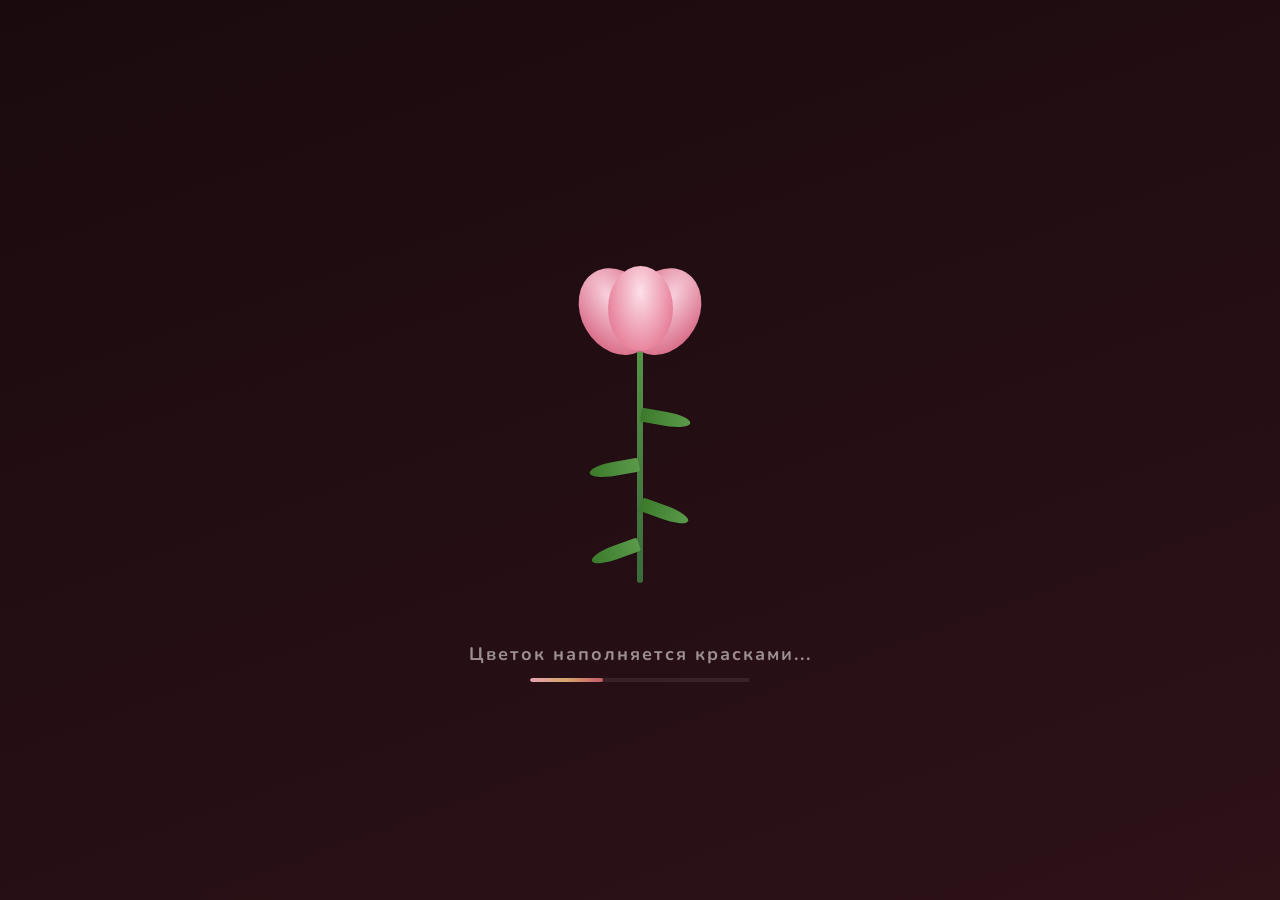
<file: index.html>
<!DOCTYPE html>
<html lang="ru">
<head>
<meta charset="UTF-8">
<meta name="viewport" content="width=device-width,initial-scale=1.0,user-scalable=no,viewport-fit=cover">
<meta name="apple-mobile-web-app-capable" content="yes">
<meta name="apple-mobile-web-app-status-bar-style" content="black-translucent">
<meta name="apple-mobile-web-app-title" content="С днём рождения!">
<meta name="mobile-web-app-capable" content="yes">
<meta name="theme-color" content="#1a0a0e">
<meta name="format-detection" content="telephone=no">
<meta name="handheldfriendly" content="true">
<title>С днём рождения, Катя! 🎁</title>
<link href="https://fonts.googleapis.com/css2?family=Playfair+Display:wght@400;700;900&family=Nunito:wght@400;600;700;800;900&display=swap" rel="stylesheet">
<link rel="stylesheet" href="base.css">
<link rel="stylesheet" href="effects.css">
<link rel="icon" type="image/svg+xml" href="favicon.svg">
</head>
<body class="dark">

<!-- ===== BUTTERFLIES ===== -->
<div class="bfly" id="bfly0"><div class="bfly-inner"><div class="bfly-w bfw-l"><div class="bfw-u"><div class="wv-m"></div><div class="wv-l"></div><div class="wv-r"></div><div class="we-l"></div><div class="we-r"></div></div><div class="we-c"></div><div class="bfw-d"></div></div><div class="bfly-w bfw-r"><div class="bfw-u"><div class="wv-m"></div><div class="wv-l"></div><div class="wv-r"></div><div class="we-l"></div><div class="we-r"></div></div><div class="we-c"></div><div class="bfw-d"></div></div><div class="bfly-b"></div><div class="bfly-a"><span></span></div></div></div>
<div class="bfly" id="bfly1"><div class="bfly-inner"><div class="bfly-w bfw-l"><div class="bfw-u"><div class="wv-m"></div><div class="wv-l"></div><div class="wv-r"></div><div class="we-l"></div><div class="we-r"></div></div><div class="we-c"></div><div class="bfw-d"></div></div><div class="bfly-w bfw-r"><div class="bfw-u"><div class="wv-m"></div><div class="wv-l"></div><div class="wv-r"></div><div class="we-l"></div><div class="we-r"></div></div><div class="we-c"></div><div class="bfw-d"></div></div><div class="bfly-b"></div><div class="bfly-a"><span></span></div></div></div>
<div class="bfly" id="bfly2"><div class="bfly-inner"><div class="bfly-w bfw-l"><div class="bfw-u"><div class="wv-m"></div><div class="wv-l"></div><div class="wv-r"></div><div class="we-l"></div><div class="we-r"></div></div><div class="we-c"></div><div class="bfw-d"></div></div><div class="bfly-w bfw-r"><div class="bfw-u"><div class="wv-m"></div><div class="wv-l"></div><div class="wv-r"></div><div class="we-l"></div><div class="we-r"></div></div><div class="we-c"></div><div class="bfw-d"></div></div><div class="bfly-b"></div><div class="bfly-a"><span></span></div></div></div>
<div class="bfly" id="bfly3"><div class="bfly-inner"><div class="bfly-w bfw-l"><div class="bfw-u"><div class="wv-m"></div><div class="wv-l"></div><div class="wv-r"></div><div class="we-l"></div><div class="we-r"></div></div><div class="we-c"></div><div class="bfw-d"></div></div><div class="bfly-w bfw-r"><div class="bfw-u"><div class="wv-m"></div><div class="wv-l"></div><div class="wv-r"></div><div class="we-l"></div><div class="we-r"></div></div><div class="we-c"></div><div class="bfw-d"></div></div><div class="bfly-b"></div><div class="bfly-a"><span></span></div></div></div></div>

<!-- ===== FALLING STARS CONTAINER ===== -->
<div class="stars-container" id="starsContainer"></div>

<!-- ===== LOADING ===== -->
<div id="loading">
<div class="bud-wrap" id="budWrap">
  <div class="bud-stem"></div>
  <div class="bud-stem-l"></div>
  <div class="bud-stem-l"></div>
  <div class="bud-stem-l"></div>
  <div class="bud-stem-l"></div>
  <div class="bud-sep"></div><div class="bud-sep"></div><div class="bud-sep"></div><div class="bud-sep"></div>
  <div class="bud-p bp0" id="bp0"></div>
  <div class="bud-p bp1" id="bp1"></div>
  <div class="bud-p bp2" id="bp2"></div>
  <div class="bud-p bp3" id="bp3"></div>
  <div class="bud-p bp4" id="bp4"></div>
  <div class="bud-p bp5" id="bp5"></div>
  <div class="bud-p bp6" id="bp6"></div>
  <div class="bud-p bp7" id="bp7"></div>
  <div class="bud-p bp8" id="bp8"></div>
  <div class="sparkle-container" id="sparkles"></div>
</div>
<div class="load-t" id="lt">Бутон раскрывается...</div>
<div class="load-b"><div class="f" id="lf"></div></div>
</div>

<div class="page-transition" id="pageTransition"></div>
<script src="confetti.js"></script>
<script src="effects.js"></script>
</body>
</html>
</file>
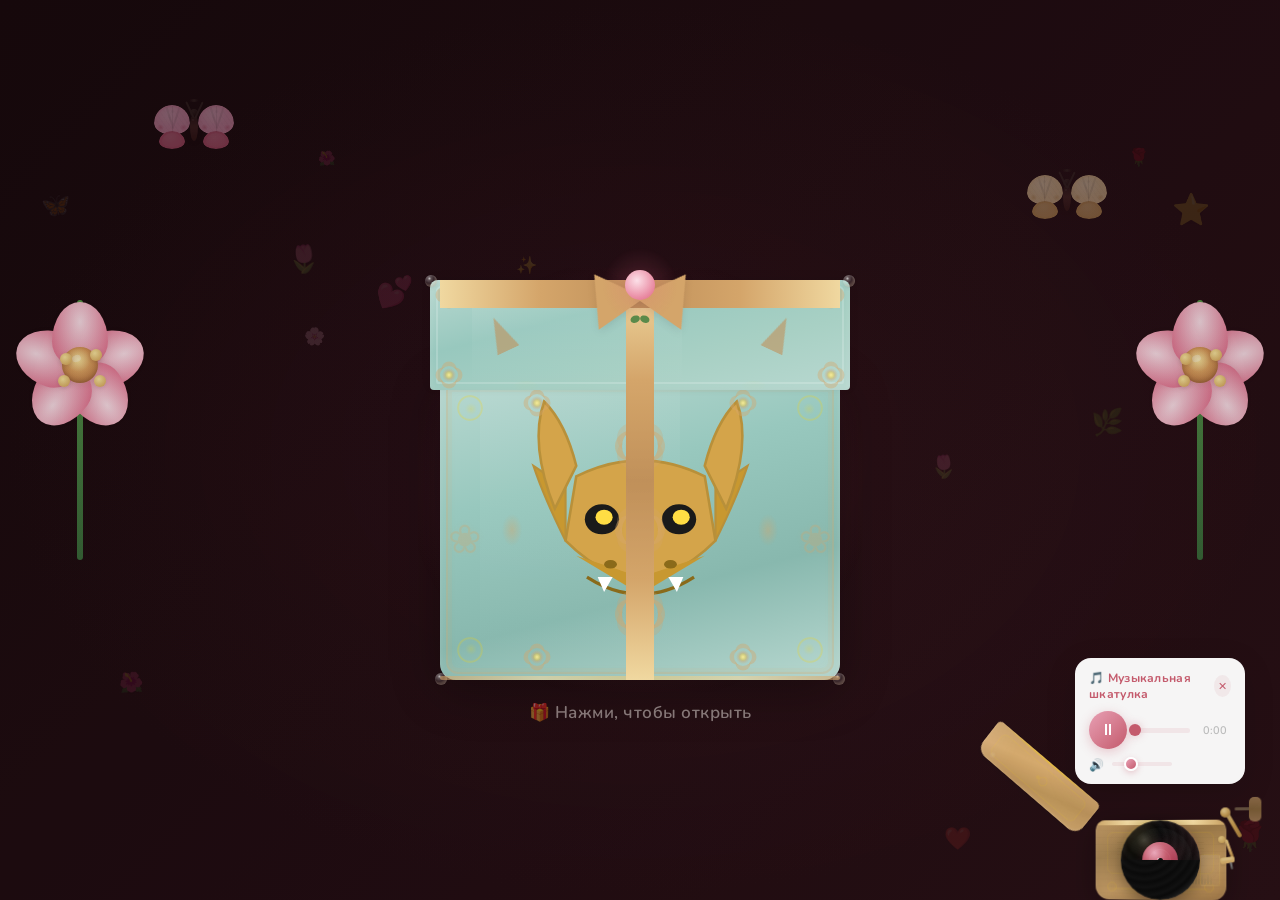
<file: gift.html>
<!DOCTYPE html>
<html lang="ru">
<head>
<meta charset="UTF-8">
<meta name="viewport" content="width=device-width,initial-scale=1.0,user-scalable=no,viewport-fit=cover">
<meta name="apple-mobile-web-app-capable" content="yes">
<meta name="apple-mobile-web-app-status-bar-style" content="black-translucent">
<meta name="apple-mobile-web-app-title" content="С днём рождения!">
<meta name="mobile-web-app-capable" content="yes">
<meta name="theme-color" content="#1a0a0e">
<meta name="format-detection" content="telephone=no">
<meta name="handheldfriendly" content="true">
<title>🎁 Твой подарок!</title>
<link href="https://fonts.googleapis.com/css2?family=Playfair+Display:wght@400;700;900&family=Nunito:wght@400;600;700;800;900&display=swap" rel="stylesheet">
<link rel="stylesheet" href="base.css">
<link rel="stylesheet" href="effects.css">
<link rel="stylesheet" href="widgets.css">
<link rel="icon" type="image/svg+xml" href="favicon.svg">
</head>
<body class="dark">

<!-- ===== BUTTERFLIES ===== -->
<div class="bfly" id="bfly0"><div class="bfly-inner"><div class="bfly-w bfw-l"><div class="bfw-u"><div class="wv-m"></div><div class="wv-l"></div><div class="wv-r"></div><div class="we-l"></div><div class="we-r"></div></div><div class="we-c"></div><div class="bfw-d"></div></div><div class="bfly-w bfw-r"><div class="bfw-u"><div class="wv-m"></div><div class="wv-l"></div><div class="wv-r"></div><div class="we-l"></div><div class="we-r"></div></div><div class="we-c"></div><div class="bfw-d"></div></div><div class="bfly-b"></div><div class="bfly-a"><span></span></div></div></div>
<div class="bfly" id="bfly1"><div class="bfly-inner"><div class="bfly-w bfw-l"><div class="bfw-u"><div class="wv-m"></div><div class="wv-l"></div><div class="wv-r"></div><div class="we-l"></div><div class="we-r"></div></div><div class="we-c"></div><div class="bfw-d"></div></div><div class="bfly-w bfw-r"><div class="bfw-u"><div class="wv-m"></div><div class="wv-l"></div><div class="wv-r"></div><div class="we-l"></div><div class="we-r"></div></div><div class="we-c"></div><div class="bfw-d"></div></div><div class="bfly-b"></div><div class="bfly-a"><span></span></div></div></div>
<div class="bfly" id="bfly2"><div class="bfly-inner"><div class="bfly-w bfw-l"><div class="bfw-u"><div class="wv-m"></div><div class="wv-l"></div><div class="wv-r"></div><div class="we-l"></div><div class="we-r"></div></div><div class="we-c"></div><div class="bfw-d"></div></div><div class="bfly-w bfw-r"><div class="bfw-u"><div class="wv-m"></div><div class="wv-l"></div><div class="wv-r"></div><div class="we-l"></div><div class="we-r"></div></div><div class="we-c"></div><div class="bfw-d"></div></div><div class="bfly-b"></div><div class="bfly-a"><span></span></div></div></div>
<div class="bfly" id="bfly3"><div class="bfly-inner"><div class="bfly-w bfw-l"><div class="bfw-u"><div class="wv-m"></div><div class="wv-l"></div><div class="wv-r"></div><div class="we-l"></div><div class="we-r"></div></div><div class="we-c"></div><div class="bfw-d"></div></div><div class="bfly-w bfw-r"><div class="bfw-u"><div class="wv-m"></div><div class="wv-l"></div><div class="wv-r"></div><div class="we-l"></div><div class="we-r"></div></div><div class="we-c"></div><div class="bfw-d"></div></div><div class="bfly-b"></div><div class="bfly-a"><span></span></div></div></div></div>

<!-- ===== FALLING STARS CONTAINER ===== -->
<div class="stars-container" id="starsContainer"></div>

<!-- ===== SIDE ROSES ===== -->
<div class="side-rose-wrap left" id="sideRoseL">
  <div class="sr-flower">
    <div class="sr-stem"></div>
    <div class="sr-leaf"></div>
    <div class="sr-p"></div>
    <div class="sr-p"></div>
    <div class="sr-p"></div>
    <div class="sr-p"></div>
    <div class="sr-p"></div>
    <div class="sr-c"></div>
    <div class="sr-gb"></div>
    <div class="sr-gb"></div>
    <div class="sr-gb"></div>
    <div class="sr-gb"></div>
  </div>
</div>
<div class="side-rose-wrap right" id="sideRoseR">
  <div class="sr-flower">
    <div class="sr-stem"></div>
    <div class="sr-leaf"></div>
    <div class="sr-p"></div>
    <div class="sr-p"></div>
    <div class="sr-p"></div>
    <div class="sr-p"></div>
    <div class="sr-p"></div>
    <div class="sr-c"></div>
    <div class="sr-gb"></div>
    <div class="sr-gb"></div>
    <div class="sr-gb"></div>
    <div class="sr-gb"></div>
  </div>
</div>

<!-- ===== GIFT BOX ===== -->
<div id="giftBox">
<div class="gb-wrap">
<div class="gb" id="gb">
  <div class="gb-glow"></div>
  <div class="gb-body">
    <div class="gb-body-inner"></div>
    <div class="gb-body-shine"></div>
    <div class="gb-body-pat"></div>
    <div class="gb-ornament gb-orn-tl"></div>
    <div class="gb-ornament gb-orn-tr"></div>
    <div class="gb-ornament gb-orn-bl"></div>
    <div class="gb-ornament gb-orn-br"></div>
    <div class="gb-swirl gb-swirl-l"></div>
    <div class="gb-swirl gb-swirl-r"></div>
    <div class="gb-bead gb-bead-tl"></div>
    <div class="gb-bead gb-bead-tr"></div>
    <div class="gb-bead gb-bead-bl"></div>
    <div class="gb-bead gb-bead-br"></div>
    <div class="gb-flw gb-flw-tl"></div>
    <div class="gb-flw gb-flw-tr"></div>
    <div class="gb-flw gb-flw-bl"></div>
    <div class="gb-flw gb-flw-br"></div>
    <div class="gb-flw-lg gb-flw-c"></div>
    <div class="gb-flw-lg gb-flw-u"></div>
    <div class="gb-flw-lg gb-flw-d"></div>
  </div>
  <div class="gb-lid" id="gbLid">
    <div class="gb-lid-inner"></div>
    <div class="gb-lid-shine"></div>
    <div class="gb-lid-orn gb-lid-orn-l"></div>
    <div class="gb-lid-orn gb-lid-orn-r"></div>
    <div class="gb-flw gb-flw-ld-tl"></div>
    <div class="gb-flw gb-flw-ld-tr"></div>
    <div class="gb-flw gb-flw-ld-bl"></div>
    <div class="gb-flw gb-flw-ld-br"></div>
    <div class="gb-crystal" id="gbCrystal">
      <div class="gb-crystal-facet"></div>
      <div class="gb-crystal-facet"></div>
      <div class="gb-crystal-facet"></div>
      <div class="gb-crystal-shine"></div>
    </div>
    <div class="gb-bead gb-bead-lid-tl"></div>
    <div class="gb-bead gb-bead-lid-tr"></div>
  </div>
  <div class="gb-trim"></div><div class="gb-trim-b"></div>
  <div class="gb-ribbon-v"></div><div class="gb-ribbon-h"></div><div class="gb-ribbon-v2"></div>
  <div class="gb-bow">
    <div class="gb-bow-l"></div><div class="gb-bow-r"></div><div class="gb-bow-c"></div>
  </div>
  <div class="gb-tail-l"></div><div class="gb-tail-r"></div>
  <div class="gb-rose" id="gbRose"></div>
  <div class="gb-hint">🎁 Нажми, чтобы открыть</div>
</div>
<div class="gb-open-beam" id="gbBeam"></div>
</div>
</div>

<!-- ===== MUSIC BOX ===== -->
<div id="musicBox">
<div class="mb-ctrl" id="mbCtrl">
  <div class="mb-ctrl-header">
    <span class="mb-ctrl-title">🎵 Музыкальная шкатулка</span>
    <button class="mb-ctrl-close" id="mbCtrlClose">✕</button>
  </div>
  <div class="mb-ctrl-row">
    <button class="mb-btn" id="mbPlayBtn">▶</button>
    <div class="mb-progress" id="mbProg"><div class="mb-progress-f" id="mbProgF"></div></div>
    <span class="mb-time" id="mbTime">0:00</span>
  </div>
  <div class="mb-vol-wrap">
    <span class="mb-vol-icon">🔊</span>
    <input type="range" class="mb-vol-slider" id="mbVol" min="0" max="1" step="0.05" value="0.5">
  </div>
</div>
<div class="mb-box" id="mbBox">
  <div class="mb-box-inner">
  <div class="mb-body">
    <div class="mb-body-trim"></div>
    <div class="mb-body-trim-b"></div>
    <div class="mb-body-inlay"></div>
    <div class="mb-body-ornament"></div>
    <div class="mb-body-ornament-r"></div>
    <div class="mb-body-staff">
      <div class="mb-staff-line"></div>
      <div class="mb-staff-line"></div>
      <div class="mb-staff-line"></div>
      <div class="mb-staff-note">♪</div>
      <div class="mb-staff-note">♫</div>
    </div>
    <div class="mb-body-shine"></div>
    <div class="mb-body-glow"></div>
    <div class="mb-cylinder">
      <div class="mb-cyl-inner"></div>
      <div class="mb-cyl-pin"></div><div class="mb-cyl-pin"></div><div class="mb-cyl-pin"></div>
      <div class="mb-cyl-pin"></div><div class="mb-cyl-pin"></div><div class="mb-cyl-pin"></div>
      <div class="mb-cyl-pin"></div><div class="mb-cyl-pin"></div>
    </div>
    <div class="mb-comb">
      <div class="mb-comb-tooth"></div><div class="mb-comb-tooth"></div><div class="mb-comb-tooth"></div>
      <div class="mb-comb-tooth"></div><div class="mb-comb-tooth"></div><div class="mb-comb-tooth"></div>
      <div class="mb-comb-tooth"></div><div class="mb-comb-tooth"></div>
    </div>
  </div>
  <div class="mb-lid" id="mbLid">
    <div class="mb-lid-trim"></div>
    <div class="mb-lid-inlay"></div>
    <div class="mb-lid-ornament"></div>
    <div class="mb-lid-ornament-c"></div>
    <div class="mb-lid-shine"></div>
    <div class="mb-lid-glint"></div>
  </div>
  <div class="mb-key"><div class="mb-key-stem"></div><div class="mb-key-h"></div></div>
  <div class="mb-stage"></div>
  <div class="mb-vinyl" id="mbVinyl">
    <div class="mb-vinyl-disc">
      <div class="mb-vinyl-grooves"></div>
      <div class="mb-vinyl-glow"></div>
      <div class="mb-vinyl-label">
        <div class="mb-vinyl-label-inner"></div>
        <div class="mb-vinyl-label-ring"></div>
        <div class="mb-vinyl-hole"></div>
        <div class="mb-vinyl-text">К</div>
        <div class="mb-vinyl-text-s">♫</div>
      </div>
      <div class="mb-vinyl-shine"></div>
      <div class="mb-vinyl-shine2"></div>
      <div class="mb-vinyl-edge"></div>
    </div>
    <div class="mb-tonearm">
      <div class="mb-tonearm-base"></div>
      <div class="mb-tonearm-arm-lower"></div>
      <div class="mb-tonearm-pivot"></div>
      <div class="mb-tonearm-arm-upper">
        <div class="mb-tonearm-headshell"></div>
        <div class="mb-tonearm-needle"></div>
      </div>
    </div>
  </div>
  <div class="mb-mirror"></div>
  <div class="mb-pedestal"></div>
  <div class="mb-notes" id="mbNotes"></div>
  </div>
</div>
</div>

<div class="page-transition active" id="pageTransition"></div>
<script src="confetti.js"></script>
<script src="effects.js"></script>
<script src="widgets.js"></script>
</body>
</html>
</file>
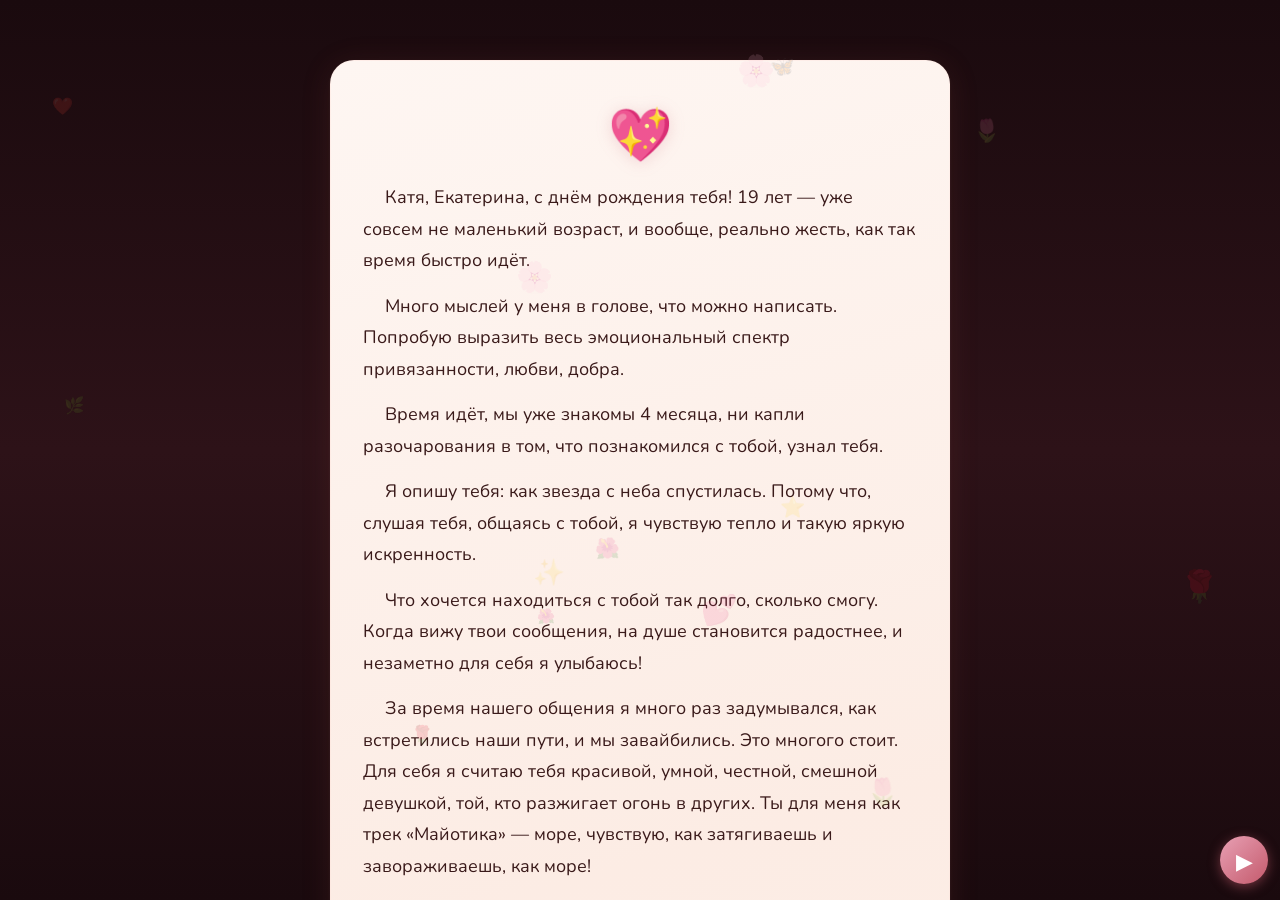
<file: secret.html>
<!DOCTYPE html>
<html lang="ru">
<head>
<meta charset="UTF-8">
<meta name="viewport" content="width=device-width,initial-scale=1.0,user-scalable=no,viewport-fit=cover">
<meta name="apple-mobile-web-app-capable" content="yes">
<meta name="apple-mobile-web-app-status-bar-style" content="black-translucent">
<meta name="apple-mobile-web-app-title" content="С днём рождения!">
<meta name="mobile-web-app-capable" content="yes">
<meta name="theme-color" content="#1a0a0e">
<meta name="format-detection" content="telephone=no">
<meta name="handheldfriendly" content="true">
<title>✨ Секретная страница</title>
<link href="https://fonts.googleapis.com/css2?family=Playfair+Display:wght@400;700;900&family=Nunito:wght@400;600;700;800;900&display=swap" rel="stylesheet">
<link rel="stylesheet" href="base.css">
<link rel="stylesheet" href="effects.css">
<link rel="icon" type="image/svg+xml" href="favicon.svg">
<style>
  body.dark{overflow:hidden!important}
  .scroll-wrap{position:fixed;inset:0;overflow:auto!important;-webkit-overflow-scrolling:touch;display:flex;flex-direction:column;align-items:center;padding:60px 20px 40px;padding-bottom:calc(40px + env(safe-area-inset-bottom,0px));gap:24px;background:linear-gradient(180deg,#1a0a0e,#2d1218,#1a0a0e)}
  .sec-card{max-width:620px;width:100%;background:linear-gradient(165deg,#fef6f2,#fcece4 40%,#fdf2ee);border-radius:24px;padding:36px 32px;box-shadow:0 4px 30px rgba(160,80,60,.15),0 1px 3px rgba(255,255,255,.08);text-align:left;border:1px solid rgba(255,220,210,.25);position:relative;flex-shrink:0}
  .sec-card:before{content:'';position:absolute;inset:-1px;border-radius:25px;background:linear-gradient(135deg,rgba(232,160,180,.15),transparent 40%,rgba(212,165,106,.1),transparent 60%,rgba(232,160,180,.1));pointer-events:none;z-index:-1}
  .sec-card p{font-family:'Nunito',sans-serif;font-size:18px;line-height:1.75;color:#3a1a1a;margin:14px 0;text-indent:1.2em}
  .btn{padding:12px 24px;border:none;border-radius:50px;background:linear-gradient(135deg,#e8a0b4,#c45a6c);color:#fff;font-size:16px;font-weight:700;cursor:pointer;transition:all .3s;box-shadow:0 4px 18px rgba(196,90,108,.25);display:inline-flex;align-items:center;gap:7px;text-decoration:none;font-family:'Nunito',sans-serif;touch-action:manipulation;-webkit-tap-highlight-color:transparent;flex-shrink:0}
  .btn:active{transform:scale(.94)}
  .sec-card .heart{font-size:52px;margin-bottom:16px;text-align:center;display:block;filter:drop-shadow(0 2px 8px rgba(196,90,108,.2))}
  .sec-card .sig-end{text-align:right;margin-top:24px;font-family:'Playfair Display',serif;font-size:17px;color:#8b1a2b;font-weight:700;font-style:italic}
  #musicBox{position:fixed;bottom:16px;right:12px;z-index:999;left:auto}
  .mb-box{width:48px;height:48px;border-radius:50%;background:linear-gradient(135deg,#e8a0b4,#c45a6c);box-shadow:0 3px 12px rgba(196,90,108,.5);display:flex;align-items:center;justify-content:center;cursor:pointer;position:relative;transition:transform .2s}
  .mb-box:active{transform:scale(.9)}
  .mb-box:after{content:'▶';font-size:22px;color:#fff;position:absolute;top:50%;left:50%;transform:translate(-50%,-50%)}
  .mb-box.playing:after{content:'⏸';font-size:20px}
  .mb-box.playing{animation:mbPulse 1.6s ease-in-out infinite}
  @keyframes mbPulse{0%,100%{box-shadow:0 3px 12px rgba(196,90,108,.5)}50%{box-shadow:0 3px 25px rgba(196,90,108,.8),0 0 45px rgba(232,160,180,.4)}}
  @media(max-width:420px){.mb-box{width:42px;height:42px}.mb-box:after{font-size:18px}.mb-box.playing:after{font-size:17px}#musicBox{bottom:10px;right:6px}}
  @media(max-width:420px){.scroll-wrap{padding:40px 12px 30px;padding-bottom:calc(30px + env(safe-area-inset-bottom,0px))}.sec-card{padding:24px 18px}.sec-card p{font-size:16px;margin:12px 0}.btn{font-size:14px;padding:10px 20px}}
</style>
</head>
<body class="dark">
<div class="scroll-wrap">

<div class="stars-container" id="starsContainer"></div>

<div class="sec-card">
  <div class="heart">💖</div>
  <p>Катя, Екатерина, с днём рождения тебя! 19 лет — уже совсем не маленький возраст, и вообще, реально жесть, как так время быстро идёт.</p>
  <p>Много мыслей у меня в голове, что можно написать. Попробую выразить весь эмоциональный спектр привязанности, любви, добра.</p>
  <p>Время идёт, мы уже знакомы 4 месяца, ни капли разочарования в том, что познакомился с тобой, узнал тебя.</p>
  <p>Я опишу тебя: как звезда с неба спустилась. Потому что, слушая тебя, общаясь с тобой, я чувствую тепло и такую яркую искренность.</p>
  <p>Что хочется находиться с тобой так долго, сколько смогу. Когда вижу твои сообщения, на душе становится радостнее, и незаметно для себя я улыбаюсь!</p>
  <p>За время нашего общения я много раз задумывался, как встретились наши пути, и мы завайбились. Это многого стоит. Для себя я считаю тебя красивой, умной, честной, смешной девушкой, той, кто разжигает огонь в других. Ты для меня как трек «Майотика» — море, чувствую, как затягиваешь и завораживаешь, как море!</p>
  <p>Я знаю, что, возможно, это перебор для тебя, всей этой романтизации и ванильной темы, но честно, всеми клятвами и не клятвами, пишу, как оно есть. Хахаах!</p>
  <p>Конечно же, уважение к тебе за твои старания тоже никуда не деть, как и уважение к твоей личности. Я не знаю всех-всех твоих историй, но знаю одно!</p>
  <p>Ты стала той сильной и прекрасной девушкой. И уважаю тебя, как близких друзей.</p>
  <p>Я желаю всем твоим родным, за кого ты переживаешь и не очень, бесценного ресурса здоровья, как и тебе. Надеюсь, головные боли и все прочие недуги будут обходить тебя стороной!</p>
  <p>Пожелаю счастья тебе в любом твоём деле и делах родных, чтобы они приносили тебе счастья!</p>
  <p>Не забываю и про учёбу. Ты выбрала свой путь, желаю тебе стать таким медицинским специалистом, что не сыскать на этой планете!</p>
  <p>К этому добавляю поддержку и доверие в твои идеи и мечты окружающим, чтобы все тебя понимали и радовались за твои успехи!</p>
  <p>Желаю тебе только самого лучшего, Катя!!!</p>
  <p>Жду день, когда удастся нам погулять, ну, реал, когда уже? Хахахахахахаха.</p>
  <p>Про общение тоже хотел сказать: надеюсь, всё станет куда стабильнее или, неправильно так говорить, свободнее, не знаю, как объяснить, но думаю, поймёшь. А если не поймёшь, то всегда рад поговорить на темы наших взаимоотношений.</p>
  <p>Потому что это важно! Вот люблю тебя, не мог не поздравить, потому что твой день рождения.</p>
  <p>Ты забираешь и заслуживаешь всего того добра что получаешь в ответ!</p>
  <div class="sig-end">Мотя ❤️</div>
</div>

<button class="btn" onclick="if(window._audioEl){sessionStorage.setItem('audioTime',window._audioEl.currentTime);sessionStorage.setItem('audioVolume',window._audioEl.volume);sessionStorage.setItem('audioPlaying',window._audioEl.paused?'0':'1')};navigateTo('inside.html')" style="margin-top:4px">← Назад</button>

<div id="musicBox"><div class="mb-box" id="mbBox"></div></div>

<div class="page-transition active" id="pageTransition"></div>
</div>
<script>
(function(){
  var audio=new Audio('Для тебя.mp3');
  window._audioEl=audio;
  audio.loop=true;
  var mbBox=document.getElementById('mbBox');
  var playing=false;

  function updateBtn(){
    if(playing){mbBox.classList.add('playing')}else{mbBox.classList.remove('playing')}
  }

  var savedTime=parseFloat(sessionStorage.getItem('audioTime'))||0;
  var savedVol=parseFloat(sessionStorage.getItem('audioVolume'))||0.5;
  var wasPlaying=sessionStorage.getItem('audioPlaying')==='1';
  sessionStorage.removeItem('audioTime');
  sessionStorage.removeItem('audioVolume');
  sessionStorage.removeItem('audioPlaying');

  audio.currentTime=savedTime;
  audio.volume=savedVol;

  function doPlay(){
    audio.play().then(function(){playing=true;updateBtn()}).catch(function(){})
  }
  function doPause(){
    audio.pause();playing=false;updateBtn()
  }

  if(wasPlaying){
    var pp=audio.play();
    if(pp&&pp.then){
      pp.then(function(){playing=true;updateBtn();if(audio.volume<0.4){(function fade(){var v=audio.volume;if(v<0.5){audio.volume=Math.min(v+0.05,0.5);setTimeout(fade,120)}})()}}).catch(function(){})
    }else if(pp===undefined){playing=true;updateBtn()}
  }

  mbBox.addEventListener('click',function(){
    if(audio.paused){doPlay()}else{doPause()}
  })

  audio.addEventListener('play',function(){playing=true;updateBtn()})
  audio.addEventListener('pause',function(){playing=false;updateBtn()})
})();
</script>
<script src="confetti.js"></script>
<script src="effects.js"></script>
</body>
</html>
</file>
<file: base.css>
*{margin:0;padding:0;box-sizing:border-box;-webkit-tap-highlight-color:transparent;-webkit-touch-callout:none;-webkit-text-size-adjust:100%;text-size-adjust:100%}
html{scroll-behavior:smooth;overflow-x:clip}
body{
  font-family:'Playfair Display','Nunito',sans-serif;
  min-height:100vh;min-height:100dvh;height:100vh;height:100dvh;
  background:linear-gradient(135deg,#1a0a0e,#2d1218);
  display:flex;justify-content:center;align-items:flex-start;
  -webkit-overflow-scrolling:touch;
  overscroll-behavior:none;
  -webkit-font-smoothing:antialiased;-moz-osx-font-smoothing:grayscale
}
body.dark{overflow:hidden}
body.modal-open{overflow:hidden;position:fixed;width:100%}
.ww{width:320px;height:320px}

/* ===== MOBILE TOUCH ENHANCEMENTS ===== */
.btn,.gb,.toothless-area,.mb-box,.mb-btn,.scroll-top,.balloon-msg,.modal-close,.close-btn,
.snav,.snav-arr,.snav-dot,.sp-btn,.close-btn,.gb-hint,.candle-count,.balloon-msg{-webkit-touch-callout:none;-webkit-user-select:none;user-select:none;touch-action:manipulation;cursor:pointer;-webkit-tap-highlight-color:transparent}
.btn:active{transform:scale(.94)!important}
.btn.gh:active{background:rgba(196,90,108,.15)!important}
.gb:active .gb-body,.gb:active .gb-lid{transform:scale(.98)}
.mb-box:active,.snav:active,.snav-arr:active,.snav-dot:active,.scroll-top:active,.modal-close:active,.close-btn:active,.sp-btn:active{transform:scale(.93)}
@media(hover:none){
  .btn:hover{transform:none!important;box-shadow:0 4px 18px rgba(196,90,108,.25)!important}
  .btn.gh:hover{background:transparent!important}
  .scroll-top:hover{transform:none!important;background:rgba(255,255,255,.85)!important}
  .scroll-top:hover:before{border-color:#c45a6c!important}
  .mb-box:hover,.snav:hover,.snav-arr:hover,.snav-dot:hover,.modal-close:hover,.close-btn:hover,.sp-btn:hover{transform:none!important}
}
.btn,.mb-box,.snav,.snav-arr,.snav-dot,.scroll-top,.modal-close,.close-btn,.sp-btn{transition:transform .15s,box-shadow .15s}

/* ===== CUSTOM SCROLLBAR ===== */
::-webkit-scrollbar{width:8px}
::-webkit-scrollbar-track{background:rgba(26,10,14,.03);border-radius:4px}
::-webkit-scrollbar-thumb{background:linear-gradient(180deg,#e8a0b4,#c45a6c,#d4a56a);border-radius:4px;border:1.5px solid rgba(255,255,255,.15);background-size:100% 200%;transition:background .3s}
::-webkit-scrollbar-thumb:hover{background:linear-gradient(180deg,#f0b0c4,#d46a7c,#e0b87a);background-size:100% 200%}
::-webkit-scrollbar-thumb:active{background:linear-gradient(180deg,#c45a6c,#a83850);background-size:100% 200%}
*{scrollbar-width:thin;scrollbar-color:#d4a56a transparent}
@media(max-width:560px){::-webkit-scrollbar{width:4px}}

/* ===== SCROLL PROGRESS ===== */
.scroll-progress{position:fixed;top:0;left:0;height:3px;z-index:9999;background:linear-gradient(90deg,#e8a0b4,#c45a6c,#d4a56a,#e8a0b4);background-size:200% 100%;width:0%;transition:width .15s;pointer-events:none}

/* ===== SCROLL TOP BUTTON ===== */
@keyframes sTopShow{from{opacity:0;transform:translateY(20px)}to{opacity:1;transform:translateY(0)}}
.scroll-top{position:fixed;bottom:28px;left:20px;z-index:900;width:44px;height:44px;border:none;border-radius:50%;background:rgba(255,255,255,.85);backdrop-filter:blur(8px);cursor:pointer;display:none;align-items:center;justify-content:center;box-shadow:0 2px 16px rgba(0,0,0,.08);transition:all .3s cubic-bezier(.34,1.56,.64,1);padding:0}
.scroll-top.show{display:flex;animation:sTopShow .4s cubic-bezier(.34,1.56,.64,1) forwards}
.scroll-top:before{content:'';width:10px;height:10px;border-left:2.5px solid #c45a6c;border-top:2.5px solid #c45a6c;transform:rotate(45deg);margin-top:4px;transition:border-color .3s}
.scroll-top:hover{transform:scale(1.1);background:#fff;box-shadow:0 4px 24px rgba(196,90,108,.2)}
.scroll-top:hover:before{border-color:#d4a56a}
@media(max-width:560px){.scroll-top{bottom:16px;left:12px;width:38px;height:38px}}

/* ===== PAGE TRANSITION OVERLAY ===== */
.page-transition{position:fixed;inset:0;z-index:9999;background:#1a0a0e;opacity:0;pointer-events:none;transition:opacity .45s ease}
.page-transition.active{opacity:1;pointer-events:auto}

/* ===== LOADING ===== */
#loading{
  position:fixed;inset:0;z-index:2000;
  display:flex;flex-direction:column;align-items:center;justify-content:center;
  background:linear-gradient(160deg,#1a0a0e,#2d1218);
  transition:opacity .8s,transform .8s
}
#loading.hidden{opacity:0;transform:scale(1.12);pointer-events:none}

.bud-wrap{position:relative;width:360px;height:400px;margin-bottom:24px}
.bud-stem{position:absolute;top:95px;left:50%;margin-left:-3px;width:6px;height:270px;background:linear-gradient(to top,#3a6a3a,#5a9a4a);border-radius:3px;z-index:0}
.bud-stem-l{position:absolute;width:50px;height:14px;background:linear-gradient(90deg,#3a7a2a,#5a9a4a);z-index:0;opacity:1;box-shadow:0 1px 2px rgba(0,0,0,.1)}
.bud-stem-l:nth-child(2){top:190px;left:calc(50% + 1px);border-radius:3px 70% 70% 3px;transform-origin:3px center;transform:rotate(10deg)}
.bud-stem-l:nth-child(3){top:240px;left:calc(50% - 51px);border-radius:70% 3px 3px 70%;transform-origin:47px center;transform:rotate(-10deg)}
.bud-stem-l:nth-child(4){top:280px;left:calc(50% + 1px);border-radius:3px 70% 70% 3px;transform-origin:3px center;transform:rotate(20deg)}
.bud-stem-l:nth-child(5){top:320px;left:calc(50% - 51px);border-radius:70% 3px 3px 70%;transform-origin:47px center;transform:rotate(-20deg)}
.bud-sep{position:absolute;top:82px;left:50%;z-index:1;width:24px;height:36px;border-radius:50%;background:linear-gradient(180deg,#5a9a4a,#3a7a3a);transform-origin:center top}
.bud-sep:nth-child(6){margin-left:-18px;transform:rotate(-28deg)}
.bud-sep:nth-child(7){margin-left:4px;transform:rotate(28deg)}
.bud-sep:nth-child(8){margin-left:-28px;transform:rotate(-50deg)}
.bud-sep:nth-child(9){margin-left:14px;transform:rotate(50deg)}

.bud-p{position:absolute;top:30%;left:50%;transform-origin:center bottom;border-radius:50%;opacity:0;transition:all .7s cubic-bezier(.34,1.56,.64,1);z-index:2}
.bud-p.in{opacity:1}
.bp0{width:65px;height:85px;margin:-72px 0 0 -32px;background:radial-gradient(ellipse at 50% 30%,#fce0e8,#e06080);z-index:5}
.bp1{width:72px;height:91px;margin:-78px 0 0 -36px;background:radial-gradient(ellipse at 50% 30%,#f8d0dc,#d05070);z-index:4;transform:rotate(-30deg)}
.bp2{width:72px;height:91px;margin:-78px 0 0 -36px;background:radial-gradient(ellipse at 50% 30%,#f8d0dc,#d05070);z-index:4;transform:rotate(30deg)}
.bp3{width:65px;height:81px;margin:-72px 0 0 -32px;background:radial-gradient(ellipse at 50% 30%,#e888a0,#b84860);z-index:3;transform:rotate(-55deg)}
.bp4{width:65px;height:81px;margin:-72px 0 0 -32px;background:radial-gradient(ellipse at 50% 30%,#e888a0,#b84860);z-index:3;transform:rotate(55deg)}
.bp5{width:55px;height:72px;margin:-62px 0 0 -28px;background:radial-gradient(ellipse at 50% 30%,#d07088,#983848);z-index:2;transform:rotate(-80deg)}
.bp6{width:55px;height:72px;margin:-62px 0 0 -28px;background:radial-gradient(ellipse at 50% 30%,#d07088,#983848);z-index:2;transform:rotate(80deg)}
.bp7{width:44px;height:57px;margin:-50px 0 0 -22px;background:radial-gradient(ellipse at 50% 30%,#b85870,#802838);z-index:1;transform:rotate(-100deg)}
.bp8{width:44px;height:57px;margin:-50px 0 0 -22px;background:radial-gradient(ellipse at 50% 30%,#b85870,#802838);z-index:1;transform:rotate(100deg)}

.sparkle-container{position:absolute;inset:-50px;pointer-events:none;z-index:6}
.sparkle{position:absolute;border-radius:50%;animation:spF 2.5s ease-in-out infinite;opacity:0;box-shadow:0 0 6px currentColor}
@keyframes spF{0%{opacity:0;transform:scale(0) translateY(0)}25%{opacity:.9;transform:scale(1.3) translateY(-15px)}60%{opacity:.5;transform:scale(.7) translateY(-35px)}100%{opacity:0;transform:scale(0) translateY(-55px)}}



.rose{position:relative;width:100%;height:100%;animation:rSw 3s ease-in-out infinite}
@keyframes rSw{0%,100%{transform:rotate(-2deg)}50%{transform:rotate(2deg)}}
.r-p{position:absolute;border-radius:50%;top:50%;left:50%}
.r0{width:50px;height:50px;margin:-25px 0 0 -25px;background:radial-gradient(circle at 40% 35%,#fce0e8,#e06080);z-index:5}
.r1{width:46px;height:46px;margin:-23px 0 0 -23px;background:radial-gradient(circle at 40% 35%,#f8c8d8,#d05070);z-index:4;transform:rotate(36deg)}
.r2{width:42px;height:42px;margin:-21px 0 0 -21px;background:radial-gradient(circle at 40% 35%,#f0b0c8,#c04060);z-index:3;transform:rotate(72deg)}
.r3{width:38px;height:38px;margin:-19px 0 0 -19px;background:radial-gradient(circle at 40% 35%,#e898b0,#b03850);z-index:2;transform:rotate(108deg)}
.r4{width:34px;height:34px;margin:-17px 0 0 -17px;background:radial-gradient(circle at 40% 35%,#e080a0,#983048);z-index:2;transform:rotate(144deg)}
.r-sep{position:absolute;bottom:-18px;left:50%;width:16px;height:12px;margin-left:-8px;background:#5a8a4a;border-radius:50%;z-index:1}
.r-sep:nth-child(7){transform:rotate(-22deg);margin-left:-16px}
.r-sep:nth-child(8){transform:rotate(22deg);margin-left:0}
.r-gl{position:absolute;inset:-18px;border-radius:50%;background:radial-gradient(circle,rgba(224,96,128,.2),transparent 70%);z-index:0}
.load-t{font-size:18px;font-weight:700;color:rgba(255,248,245,.55);margin-bottom:12px;letter-spacing:2px;font-family:'Nunito',sans-serif}
.load-b{width:220px;height:4px;background:rgba(255,248,245,.08);border-radius:3px;overflow:hidden}
.load-b .f{height:100%;width:0%;background:linear-gradient(90deg,#e8a0b4,#d4a56a,#c45a6c);border-radius:3px;transition:width .4s}

/* ===== SIDE ROSES ===== */
.side-rose-wrap{position:fixed;top:40%;z-index:0;pointer-events:none;opacity:0;transition:opacity 1s}
.side-rose-wrap.show{opacity:1}
.side-rose-wrap.left{left:0;transform:translateY(-50%)}
.side-rose-wrap.right{right:0;transform:translateY(-50%)}
.side-rose-wrap .sr-flower{position:relative;width:160px;height:400px}
.side-rose-wrap.left .sr-flower{animation:rSw 4s ease-in-out infinite}
.side-rose-wrap.right .sr-flower{animation:rSw 4s ease-in-out infinite .5s}
/* Stem */
.sr-stem{position:absolute;bottom:0;left:50%;margin-left:-3px;width:6px;height:65%;background:linear-gradient(to top,#3a6a3a,#5a9a4a);border-radius:3px;z-index:0}
.sr-leaf{position:absolute;bottom:40%;left:calc(50% + 4px);width:36px;height:12px;background:linear-gradient(90deg,#3a7a3a,#5a9a4a);border-radius:2px 60% 60% 2px;opacity:.9;z-index:0;transform-origin:left center;transform:rotate(12deg)}
.side-rose-wrap.right .sr-leaf{left:auto;right:calc(50% + 4px);border-radius:60% 2px 2px 60%;background:linear-gradient(270deg,#3a7a3a,#5a9a4a);transform-origin:right center;transform:rotate(-12deg)}
/* 5 petals in a circle */
.sr-p{position:absolute;top:44%;left:50%;width:56px;height:66px;margin:-34px 0 0 -28px;border-radius:50% 50% 50% 50%/60% 60% 40% 40%;transform-origin:center bottom;background:radial-gradient(ellipse at 50% 30%,#fce0e8,#e06080);z-index:3;box-shadow:0 2px 6px rgba(0,0,0,.06)}
.sr-p:nth-child(3){transform:rotate(0deg);z-index:5}
.sr-p:nth-child(4){transform:rotate(72deg)}
.sr-p:nth-child(5){transform:rotate(144deg)}
.sr-p:nth-child(6){transform:rotate(216deg)}
.sr-p:nth-child(7){transform:rotate(288deg)}
.sr-c{position:absolute;top:calc(42% + 37px);left:50%;margin:-18px 0 0 -18px;width:36px;height:36px;background:radial-gradient(circle at 45% 35%,#fce8a0,#d49050 40%,#a05830);border-radius:50%;z-index:6;box-shadow:inset 0 -2px 4px rgba(0,0,0,.15),0 2px 6px rgba(0,0,0,.08)}
.sr-c:after{content:'';position:absolute;top:8px;left:10px;width:9px;height:7px;background:rgba(255,255,255,.3);border-radius:50%;transform:rotate(-20deg)}
/* Golden stamen dots around center */
.sr-c:before{content:'';position:absolute;top:-5px;left:-5px;right:-5px;bottom:-5px;border-radius:50%;background:radial-gradient(circle,rgba(252,232,160,.3),transparent 70%);z-index:-1}/* Golden balls */
.sr-gb{position:absolute;width:12px;height:12px;background:radial-gradient(circle at 40% 35%,#fce8a0,#d4a050);border-radius:50%;z-index:7;box-shadow:0 1px 4px rgba(0,0,0,.12)}
.sr-gb:nth-child(9){top:calc(39% + 37px);left:calc(50% - 20px)}
.sr-gb:nth-child(10){top:calc(38% + 37px);left:calc(50% + 10px)}
.sr-gb:nth-child(11){top:calc(44.5% + 37px);left:calc(50% - 22px)}
.sr-gb:nth-child(12){top:calc(44.5% + 37px);left:calc(50% + 14px)}
@keyframes rSw{0%,100%{transform:rotate(-1.5deg)}50%{transform:rotate(1.5deg)}}

/* ===== CONFETTI ===== */
.cp{position:fixed;pointer-events:none;z-index:300;border-radius:2px}

/* ===== FIREWORK ===== */
.fw-overlay{position:fixed;inset:0;z-index:800;display:none;align-items:center;justify-content:center;background:rgba(0,0,0,.35);backdrop-filter:blur(6px);pointer-events:none}
.fw-overlay.show{display:flex}
.fw-text{font-family:'Playfair Display',serif;font-size:48px;font-weight:900;color:#fff;text-align:center;text-shadow:0 0 40px rgba(196,90,108,.5),0 0 80px rgba(212,165,106,.3);animation:fwP 1.2s cubic-bezier(.34,1.56,.64,1) both;pointer-events:none;line-height:1.2}
@keyframes fwP{0%{opacity:0;transform:scale(.3) rotate(-5deg)}50%{transform:scale(1.1) rotate(1deg)}100%{opacity:1;transform:scale(1) rotate(0)}}
.fw-sub{font-size:22px;font-weight:600;color:rgba(255,255,255,.7);margin-top:12px;letter-spacing:3px;animation:fwP 1.2s cubic-bezier(.34,1.56,.64,1) .3s both;font-family:'Nunito',sans-serif}
.fw-sparkles{position:absolute;inset:0;pointer-events:none}
/* ===== FLOATING ELEMENTS ===== */
.float-el{position:fixed;pointer-events:none;z-index:0;opacity:.15;animation:flF var(--d,8s) ease-in-out infinite;filter:drop-shadow(0 2px 4px rgba(0,0,0,.05))}
@keyframes flF{0%,100%{transform:translateY(0) rotate(0deg)}25%{transform:translateY(-18px) rotate(6deg)}50%{transform:translateY(-6px) rotate(-3deg)}75%{transform:translateY(-28px) rotate(4deg)}}

/* ===== BTNS ===== */
.btn{font-family:'Nunito',sans-serif;padding:12px 26px;border:none;border-radius:50px;background:linear-gradient(135deg,#e8a0b4,#c45a6c);color:#fff;font-size:16px;font-weight:700;cursor:pointer;transition:all .3s;box-shadow:0 4px 18px rgba(196,90,108,.25);display:inline-flex;align-items:center;gap:7px;user-select:none}
.btn:hover{transform:translateY(-2px) scale(1.04);box-shadow:0 8px 28px rgba(196,90,108,.35)}
.btn:active{transform:scale(.94)}
.btn.gh{background:transparent;color:#8b1a2b;border:2px solid #c45a6c;box-shadow:none}
.btn.gh:hover{background:rgba(196,90,108,.08)}

/* ===== RESPONSIVE ===== */
@media(max-width:640px){
  .bud-wrap{width:280px;height:320px}
  .bud-stem{top:80px;height:210px}
  .bud-stem-l{width:38px;height:11px}
  .bud-stem-l:nth-child(2){top:155px;left:calc(50% + 2px)}
  .bud-stem-l:nth-child(3){top:195px;left:calc(50% - 39px)}
  .bud-stem-l:nth-child(4){top:230px;left:calc(50% + 2px)}
  .bud-stem-l:nth-child(5){top:265px;left:calc(50% - 39px)}
  .bud-sep{top:68px;width:18px;height:28px}
  .bp0{width:50px;height:65px;margin:-55px 0 0 -25px}
  .bp1,.bp2{width:55px;height:70px;margin:-60px 0 0 -28px}
  .bp3,.bp4{width:50px;height:62px;margin:-55px 0 0 -25px}
  .bp5,.bp6{width:42px;height:55px;margin:-47px 0 0 -21px}
  .bp7,.bp8{width:34px;height:44px;margin:-38px 0 0 -17px}
  .load-t{font-size:15px}
  .load-b{width:180px}
  .h-title{font-size:32px}.h-name{font-size:38px}.h-age-n{width:50px;height:50px;font-size:24px}
  .hdr-orn{font-size:12px;letter-spacing:8px}.h-age-s{font-size:12px}
  .h-age{gap:8px}.h-age-n:after{bottom:-16px;font-size:10px}
  .h-age-s{letter-spacing:4px}
  .wishes p{font-size:16px}
  .card-cont{gap:14px;padding:10px 4px 30px;padding-bottom:calc(30px + env(safe-area-inset-bottom,0px))}
  #main{padding:12px 6px;padding-bottom:calc(12px + env(safe-area-inset-bottom,0px))}
  .sec-t{font-size:20px}.sig{font-size:20px}
  .sig-sub{font-size:12px}.btn{padding:10px 20px;font-size:14px}.candle-count{font-size:14px}
  .gb{width:300px;height:340px}.gb-body{height:260px}.gb-lid{height:90px}
  .gb-ribbon-v{width:22px;margin-left:-11px}.gb-ribbon-h{height:22px}.gb-ribbon-v2{width:18px;margin-left:-9px;height:160px}
  .gb-hint{font-size:14px;bottom:-38px}.gb-bow{transform:scale(.8);margin-top:-4px}.gb-tail-l,.gb-tail-r{transform:scale(.8)}.gb-rose{transform:scale(.7);margin-left:-32px;top:-30px}
  .gb-wrap{margin-top:40px}
  .side-rose-wrap{zoom:.45;top:10%;display:block}
  .side-rose-wrap.left{left:-70px}
  .side-rose-wrap.right{right:-70px}
  .cake-area{padding:12px 16px 20px;margin:28px 0;min-height:260px}
  .cake3d-canvas{min-height:220px}
  #pbC{height:320px}.wmodal{padding:24px 18px}.ww{width:260px;height:260px}
  .wmodal h2{font-size:22px}
  .wptr{top:-10px;margin-left:-12px;border-left:12px solid transparent;border-right:12px solid transparent;border-top:24px solid #8b1a2b}
  .pb-hint{font-size:12px}.pb-hud{font-size:13px;top:10px;right:10px;padding:6px 12px}
  .pb-msg{font-size:14px;padding:10px 16px;white-space:normal}
  #musicBox{bottom:8px!important;right:4px!important;left:auto}.mb-ctrl{display:none!important}.mb-box{width:54px!important;height:54px!important;border-radius:50%;background:linear-gradient(135deg,#e8a0b4,#c45a6c);box-shadow:0 3px 12px rgba(196,90,108,.5);display:flex;align-items:center;justify-content:center;cursor:pointer;position:relative}
  .mb-box-inner,.mb-body,.mb-lid,.mb-key,.mb-stage,.mb-vinyl,.mb-mirror{display:none!important}
  .mb-box:after{content:'▶';font-size:24px;color:#fff;position:absolute;top:50%;left:50%;transform:translate(-50%,-50%)}
  .mb-box.playing:after{content:'⏸';font-size:22px}
  .fw-text{font-size:30px}.fw-sub{font-size:16px}
  .balloon-area{height:320px;margin:2px 0 16px}.balloon-msg{font-size:14px}
  .bfly{width:56px;height:50px}
  .sslider-stage{min-height:300px}.scard{padding:28px 20px;min-height:300px}.scard-ttl{font-size:24px}.scard-icon{font-size:48px}.scard-desc{font-size:14px}.snav{width:36px;height:36px}.snav-arr{width:36px;height:36px}.snav-arr:before{width:11px;height:11px;margin:-5.5px 0 0 -4px}.snav-shadow{width:36px;height:36px}.snav-prev{left:-6px}.snav-next{right:-6px}
}
@media(max-width:420px){
  .bud-wrap{width:220px;height:260px}
  .bud-stem{top:65px;height:170px;width:5px}
  .bud-stem-l{width:30px;height:9px}
  .bud-stem-l:nth-child(2){top:125px;left:calc(50% + 2px)}
  .bud-stem-l:nth-child(3){top:155px;left:calc(50% - 31px)}
  .bud-stem-l:nth-child(4){top:185px;left:calc(50% + 2px)}
  .bud-stem-l:nth-child(5){top:210px;left:calc(50% - 31px)}
  .bud-sep{top:55px;width:14px;height:22px}
  .bp0{width:40px;height:52px;margin:-44px 0 0 -20px}
  .bp1,.bp2{width:44px;height:56px;margin:-48px 0 0 -22px}
  .bp3,.bp4{width:40px;height:50px;margin:-44px 0 0 -20px}
  .bp5,.bp6{width:34px;height:44px;margin:-38px 0 0 -17px}
  .bp7,.bp8{width:28px;height:36px;margin:-30px 0 0 -14px}
  .load-t{font-size:13px}
  .load-b{width:150px}
  .h-title{font-size:26px}.h-name{font-size:30px}
  .h-age-n{width:44px;height:44px;font-size:22px}
  .hdr-orn{font-size:10px;letter-spacing:6px}.h-age-s{font-size:11px;letter-spacing:3px}
  .h-age{gap:6px}.h-age-n:after{bottom:-14px;font-size:9px}
  .wishes p{font-size:15px}
  .card-cont{gap:10px;padding:8px 4px 24px;padding-bottom:calc(24px + env(safe-area-inset-bottom,0px))}
  #main{padding:10px 6px;padding-bottom:calc(10px + env(safe-area-inset-bottom,0px))}
  .sec-t{font-size:18px}.sig{font-size:16px}.sig-sub{font-size:11px}
  .btn{padding:8px 16px;font-size:13px}.candle-count{font-size:13px}
  .gb{width:260px;height:300px}.gb-body{height:230px}.gb-lid{height:80px}
  .gb-ribbon-v{width:20px;margin-left:-10px}.gb-ribbon-h{height:20px}
  .gb-ribbon-v2{height:140px;width:16px;margin-left:-8px}
  .gb-hint{font-size:14px;bottom:-36px}.gb-bow{transform:scale(.7);margin-top:-6px}.gb-tail-l,.gb-tail-r{transform:scale(.65)}.gb-rose{transform:scale(.6);margin-left:-28px;top:-28px}
  .gb-wrap{margin-top:30px}
  .cake-area{padding:10px 12px 18px;margin:18px 0 12px;min-height:240px}
  .cake3d-canvas{min-height:180px}
  #pbC{height:260px}.ww{width:220px;height:220px}
  .wmodal{padding:20px 16px}.wmodal h2{font-size:20px}
  .wptr{top:-8px;margin-left:-10px;border-left:10px solid transparent;border-right:10px solid transparent;border-top:20px solid #8b1a2b}
  .pb-hint{font-size:11px}.pb-hud{font-size:12px;top:8px;right:8px;padding:4px 10px}
  .pb-msg{font-size:13px;padding:8px 14px;white-space:normal}.pb-area{max-width:100%}
  #musicBox{left:auto;right:2px!important;bottom:6px!important;transform:none}.mb-ctrl{display:none!important}.mb-box{width:44px!important;height:44px!important;border-radius:50%;background:linear-gradient(135deg,#e8a0b4,#c45a6c);box-shadow:0 3px 10px rgba(196,90,108,.5);display:flex;align-items:center;justify-content:center;cursor:pointer;position:relative}
  .mb-box-inner,.mb-body,.mb-lid,.mb-key,.mb-stage,.mb-vinyl,.mb-mirror{display:none!important}
  .mb-box:after{content:'▶';font-size:20px;color:#fff;position:absolute;top:50%;left:50%;transform:translate(-50%,-50%)}
  .mb-box.playing:after{content:'⏸';font-size:18px}
  .fw-text{font-size:24px}.fw-sub{font-size:14px}
  .balloon-area{height:260px}.balloon-msg{font-size:13px}
  .bfly{width:44px;height:38px}
  .sslider-stage{min-height:260px}.scard{padding:24px 16px;min-height:260px}.scard-ttl{font-size:22px}.scard-icon{font-size:42px}.scard-desc{font-size:13px}.snav{width:32px;height:32px}.snav-arr{width:32px;height:32px}.snav-arr:before{width:10px;height:10px;margin:-5px 0 0 -3.5px}.snav-shadow{width:32px;height:32px}.snav-prev{left:-4px}.snav-next{right:-4px}.snav-dots{gap:6px;margin-top:12px}.snav-dot{width:6px;height:6px}.snav-dot.active{width:16px}
}
@media(max-width:360px){
  .bud-wrap{width:180px;height:220px}
  .bud-stem{top:50px;height:140px}
  .bud-stem-l{width:26px;height:8px}
  .bud-stem-l:nth-child(2){top:100px}
  .bud-stem-l:nth-child(3){top:130px;left:calc(50% - 27px)}
  .bud-stem-l:nth-child(4){top:155px}
  .bud-stem-l:nth-child(5){top:170px;left:calc(50% - 27px)}
  .bud-sep{top:46px;width:12px;height:18px}
  .bp0{width:34px;height:44px;margin:-38px 0 0 -17px}
  .bp1,.bp2{width:38px;height:48px;margin:-41px 0 0 -19px}
  .bp3,.bp4{width:34px;height:42px;margin:-38px 0 0 -17px}
  .bp5,.bp6{width:28px;height:36px;margin:-32px 0 0 -14px}
  .bp7,.bp8{width:22px;height:30px;margin:-26px 0 0 -11px}
  .load-t{font-size:12px}
  .load-b{width:130px}
  .h-title{font-size:22px}.h-name{font-size:24px}
  .h-age-n{width:40px;height:40px;font-size:20px}
  .hdr-orn{font-size:9px;letter-spacing:5px}.h-age-s{font-size:10px;letter-spacing:3px}
  .h-age{gap:4px}.h-age-n:after{bottom:-12px;font-size:8px}
  .wishes p{font-size:14px}
  .card-cont{gap:8px;padding:6px 4px 20px;padding-bottom:calc(20px + env(safe-area-inset-bottom,0px))}
  #main{padding:8px 4px;padding-bottom:calc(8px + env(safe-area-inset-bottom,0px))}
  .sec-t{font-size:16px}.sig{font-size:14px}.sig-sub{font-size:10px}
  .btn{padding:8px 14px;font-size:12px}.candle-count{font-size:12px}
  .gb{width:220px;height:260px}.gb-body{height:200px}.gb-lid{height:70px}
  .gb-ribbon-v{width:18px;margin-left:-9px}.gb-ribbon-h{height:18px}
  .gb-ribbon-v2{height:120px;width:14px;margin-left:-7px}
  .gb-hint{font-size:12px;bottom:-32px}.gb-bow{transform:scale(.6);margin-top:-10px}.gb-tail-l,.gb-tail-r{transform:scale(.55)}.gb-rose{transform:scale(.5);margin-left:-22px;top:-24px}
  .gb-wrap{margin-top:20px}
  .cake-area{padding:8px 10px 14px;margin:12px 0 8px;min-height:200px}
  .cake3d-canvas{min-height:150px}
  #pbC{height:200px}.ww{width:200px;height:200px}
  .wmodal{padding:16px 12px}.wmodal h2{font-size:18px}
  .wptr{top:-7px;margin-left:-9px;border-left:9px solid transparent;border-right:9px solid transparent;border-top:18px solid #8b1a2b}
  .pb-hint{font-size:10px}.pb-hud{font-size:11px;top:6px;right:6px;padding:4px 8px}
  .pb-msg{font-size:12px;padding:6px 12px;white-space:normal}
  #musicBox{right:0!important;bottom:4px!important;left:auto;transform:none}.mb-ctrl{display:none!important}.mb-box{width:36px!important;height:36px!important;border-radius:50%;background:linear-gradient(135deg,#e8a0b4,#c45a6c);box-shadow:0 2px 8px rgba(196,90,108,.5);display:flex;align-items:center;justify-content:center;cursor:pointer;position:relative}
  .mb-box-inner,.mb-body,.mb-lid,.mb-key,.mb-stage,.mb-vinyl,.mb-mirror{display:none!important}
  .mb-box:after{content:'▶';font-size:17px;color:#fff;position:absolute;top:50%;left:50%;transform:translate(-50%,-50%)}
  .mb-box.playing:after{content:'⏸';font-size:15px}
  .fw-text{font-size:22px}.fw-sub{font-size:12px}
  .balloon-area{height:200px;margin:2px 0 8px}.balloon-msg{font-size:12px}
  .side-rose-wrap{zoom:.35;top:8%}
  .side-rose-wrap.left{left:-80px}
  .side-rose-wrap.right{right:-80px}
  .bfly{width:38px;height:32px}
  .sslider-stage{min-height:240px}.scard{padding:20px 14px;min-height:240px}.scard-ttl{font-size:20px}.scard-icon{font-size:38px}.scard-desc{font-size:12px}.snav{width:28px;height:28px}.snav-arr{width:28px;height:28px}.snav-arr:before{width:9px;height:9px;margin:-4.5px 0 0 -3px}.snav-shadow{width:28px;height:28px}.snav-prev{left:-2px}.snav-next{right:-2px}.snav-dots{gap:4px;margin-top:8px}.snav-count{font-size:11px}
}

/* ===== MOBILE MUSIC BUTTON EFFECTS ===== */
@media(max-width:640px){
  .mb-box.playing{animation:mbMobPulse 1.6s ease-in-out infinite}
  .mb-box.playing:before{
    content:'';
    position:absolute;inset:-4px;border-radius:50%;z-index:-1;
    background:conic-gradient(from 0deg,#e8a0b4,#d4a56a,#ff6b8a,#c45a6c,#e8a0b4);
    animation:mbMobSpin 2s linear infinite;
    mask:radial-gradient(farthest-side,transparent calc(100% - 3px),#fff calc(100% - 2px));
    -webkit-mask:radial-gradient(farthest-side,transparent calc(100% - 3px),#fff calc(100% - 2px));
    pointer-events:none
  }
  .mb-box.playing:after{
    animation:mbMobIcon 1.6s ease-in-out infinite
  }
}
@media(max-width:420px){
  .mb-box.playing:before{inset:-3px;mask:radial-gradient(farthest-side,transparent calc(100% - 2.5px),#fff calc(100% - 1.5px));-webkit-mask:radial-gradient(farthest-side,transparent calc(100% - 2.5px),#fff calc(100% - 1.5px))}
}
@media(max-width:360px){
  .mb-box.playing:before{inset:-2px;mask:radial-gradient(farthest-side,transparent calc(100% - 2px),#fff calc(100% - 1px));-webkit-mask:radial-gradient(farthest-side,transparent calc(100% - 2px),#fff calc(100% - 1px))}
}
@keyframes mbMobPulse{
  0%,100%{box-shadow:0 3px 12px rgba(196,90,108,.5)}
  50%{box-shadow:0 3px 25px rgba(196,90,108,.8),0 0 45px rgba(232,160,180,.4),0 0 70px rgba(212,165,106,.2)}
}
@keyframes mbMobSpin{to{transform:rotate(360deg)}}
@keyframes mbMobIcon{
  0%,100%{transform:translate(-50%,-50%) scale(1)}
  50%{transform:translate(-50%,-50%) scale(1.12)}
}

/* ===== SAKURA PETALS ===== */
.petals{position:absolute;inset:0;overflow:hidden;pointer-events:none;z-index:0}
.petal{position:absolute;top:-10vh;width:16px;height:16px;border-radius:80% 0 80% 0;background:radial-gradient(ellipse at 30% 30%,rgba(255,200,210,.7),rgba(230,160,175,.5),rgba(200,140,160,.3));opacity:0;animation:petalFall linear infinite}
@keyframes petalFall{0%{transform:translateY(0) translateX(0) rotate(0deg);opacity:0}10%{opacity:.85}90%{opacity:.6}100%{transform:translateY(110vh) translateX(var(--sway,40px)) rotate(var(--spin,180deg));opacity:0}}
.petal:nth-child(odd){border-radius:0 80% 0 80%;background:radial-gradient(ellipse at 70% 30%,rgba(255,220,225,.65),rgba(235,180,190,.45),rgba(210,160,170,.25))}
</file>
<file: effects.css>
/* ===== BUTTERFLIES ===== */
.bfly{position:fixed;z-index:1400;pointer-events:auto;cursor:pointer;opacity:0;transition:opacity .8s;user-select:none;perspective:800px;width:80px;height:70px;left:var(--bx,50%);top:var(--by,50%);animation:bflyFloat var(--dur,12s) ease-in-out infinite}
.bfly.show{opacity:.55;pointer-events:none;cursor:default}
.bfly-inner{position:absolute;inset:0;transform-style:preserve-3d}
.bfly.bg{position:absolute;left:0;top:0;z-index:0;pointer-events:none;cursor:default;opacity:.55}
.bfly.bg .bfly-inner{animation:bflyBobBg 8s ease-in-out infinite}
@keyframes bflyBobBg{0%,100%{transform:translateY(0) rotate(0)}30%{transform:translateY(-6px) rotate(1deg)}70%{transform:translateY(3px) rotate(-1deg)}}
.bfly.bg .bfly-w{animation:wFlapBg 1.5s ease-in-out infinite alternate}
@keyframes wFlapBg{0%{transform:rotateY(0deg) scaleX(1)}100%{transform:rotateY(15deg) scaleX(.9)}}
@keyframes bflyFloat{0%,100%{transform:translate(0,0)}25%{transform:translate(var(--sway,30px),calc(var(--sway,30px)*-0.6))}50%{transform:translate(calc(var(--sway,30px)*-0.4),calc(var(--sway,30px)*0.3))}75%{transform:translate(calc(var(--sway,30px)*0.5),calc(var(--sway,30px)*-0.2))}}
.bfly-w{position:absolute;top:10px;width:36px;height:44px;transform-style:preserve-3d;animation:wFlap .8s ease-in-out infinite alternate}
.bfw-l{left:0;transform-origin:right 60%}
.bfw-r{right:0;transform-origin:left 60%}
.bfw-u,.bfw-d{position:absolute;border-radius:50% 50% 50% 50%/60% 60% 40% 40%;overflow:hidden}
.bfw-u{width:36px;height:30px;top:0}
.bfw-u:before{content:'';position:absolute;inset:0;background:var(--wc1,#f0a0c0);border-radius:inherit}
.bfw-u:after{content:'';position:absolute;top:2px;left:2px;right:2px;bottom:2px;
  background:
    radial-gradient(ellipse at 40% 25%,rgba(255,255,255,.25),transparent 55%),
    radial-gradient(ellipse at 55% 50%,rgba(255,255,255,.06),transparent),
    repeating-linear-gradient(55deg,transparent,transparent 3px,rgba(0,0,0,.02) 3px,rgba(0,0,0,.02) 4px);
  border-radius:inherit;z-index:1}
/* Wing veins */
.bfw-u .wv-l,.bfw-u .wv-r{position:absolute;top:1px;width:1.5px;height:24px;background:linear-gradient(180deg,rgba(0,0,0,.04),rgba(0,0,0,.1),rgba(0,0,0,.04));border-radius:1px;z-index:2;transform-origin:center top}
.bfw-u .wv-l{left:28%;transform:rotate(-18deg)}
.bfw-u .wv-r{right:28%;transform:rotate(18deg)}
.bfw-u .wv-m{position:absolute;top:1px;left:50%;margin-left:-.5px;width:1px;height:26px;background:rgba(0,0,0,.07);z-index:2}
.bfw-u .wv-m:after{content:'';position:absolute;top:4px;left:-1px;width:3px;height:3px;border-radius:50%;background:rgba(0,0,0,.05)}
/* Wing edge spots */
.bfw-u .we-l,.bfw-u .we-r{position:absolute;width:7px;height:7px;border-radius:50%;z-index:2}
.bfw-u .we-l{bottom:4px;left:3px;background:radial-gradient(circle,var(--wc2,#d06080),transparent 70%);opacity:.5}
.bfw-u .we-r{bottom:4px;right:3px;background:radial-gradient(circle,var(--wc2,#d06080),transparent 70%);opacity:.5}
.bfw-u .we-c{position:absolute;bottom:10px;left:50%;margin-left:-2px;width:5px;height:5px;border-radius:50%;background:radial-gradient(circle,rgba(255,255,255,.15),transparent);z-index:2}
/* Lower wing detail */
.bfw-d:after{content:'';position:absolute;top:2px;left:3px;right:3px;bottom:2px;
  background:
    radial-gradient(ellipse at 40% 30%,rgba(255,255,255,.12),transparent),
    repeating-linear-gradient(50deg,transparent,transparent 2px,rgba(0,0,0,.015) 2px,rgba(0,0,0,.015) 3px);
  border-radius:inherit;z-index:1}
/* Lower wing */
.bfw-d{width:26px;height:18px;bottom:0;left:5px}
.bfw-d:before{content:'';position:absolute;inset:0;background:var(--wc2,#e888a8);border-radius:inherit}
.bfw-d:after{content:'';position:absolute;top:2px;left:3px;right:3px;bottom:2px;background:radial-gradient(ellipse at 40% 30%,rgba(255,255,255,.12),transparent);border-radius:inherit;z-index:1}
/* Wing flap */
@keyframes wFlap{0%{transform:rotateY(0deg) scaleX(1)}100%{transform:rotateY(35deg) scaleX(.8)}}
.bfw-r{animation-delay:-.1s}
/* Body */
.bfly-b{position:absolute;top:18px;left:50%;margin-left:-4px;width:8px;height:28px;background:linear-gradient(180deg,#2a1a18,#4a2a28 50%,#3a1a18);border-radius:50%;z-index:3;box-shadow:0 2px 6px rgba(0,0,0,.12)}
.bfly-b:before{content:'';position:absolute;top:-4px;left:50%;margin-left:-4px;width:8px;height:8px;background:radial-gradient(circle at 40% 30%,#3a2a28,#1a0a08);border-radius:50%;box-shadow:inset 0 1px 2px rgba(255,255,255,.06)}
.bfly-b:after{content:'';position:absolute;top:6px;left:2px;width:2px;height:2px;background:rgba(255,255,255,.08);border-radius:50%}
/* Antennae */
.bfly-a{position:absolute;top:6px;left:50%;margin-left:-8px;width:16px;height:20px;z-index:4;pointer-events:none}
.bfly-a:before,.bfly-a:after{content:'';position:absolute;top:0;width:1.5px;height:18px;background:#3a2a28;border-radius:2px}
.bfly-a:before{left:3px;transform:rotate(-25deg)}
.bfly-a:after{right:3px;transform:rotate(25deg)}
.bfly-a span{position:absolute;top:-2px;left:1px;right:1px;height:3px;border-radius:50%;background:radial-gradient(circle,#3a2a28,transparent 70%)}
/* Pop */
.bfly.pop{animation:bflyPop .5s ease forwards;pointer-events:none}
@keyframes bflyPop{0%{transform:scale(1) rotate(0);opacity:1}20%{transform:scale(1.6) rotateY(180deg);opacity:.8}50%{transform:scale(.8) rotateY(360deg);opacity:.5}100%{transform:scale(0) rotateY(540deg);opacity:0}}

/* ===== FALLING STARS ===== */
.stars-container{position:fixed;inset:0;pointer-events:none;z-index:1;overflow:hidden}
.star-el{position:absolute;font-size:18px;opacity:0;animation:starF var(--sd,1.5s) linear forwards;pointer-events:none;filter:drop-shadow(0 0 10px rgba(255,215,0,.3))}
@keyframes starF{0%{opacity:0;transform:translateY(0) translateX(0) scale(.5)}5%{opacity:1}50%{opacity:1}95%{opacity:1}100%{opacity:0;transform:translateY(var(--sy,300px)) translateX(var(--sx,100px)) scale(1)}}

/* ===== REDUCED MOTION ===== */
@media(prefers-reduced-motion:reduce){
  *,*::before,*::after{animation-duration:0.01ms!important;animation-iteration-count:1!important;transition-duration:0.01ms!important}
  .bfly,.petals,.sparkle,.sparkle-container{display:none!important}
  .stars-container{opacity:0!important}
  .balloon-area{display:none!important}
  #bgC{opacity:0!important}
  .scroll-progress{display:none!important}
}

/* ===== GIFT PAGE SPARKLES ===== */
.gift-sparkle{position:absolute;border-radius:50%;pointer-events:none;opacity:0;animation:sparkleUp linear forwards;z-index:2}
@keyframes sparkleUp{0%{opacity:0;transform:translateY(0) scale(.3)}15%{opacity:.9}70%{opacity:.6}100%{opacity:0;transform:translateY(-250px) scale(.1)}}
.star-trail{position:absolute;width:80px;height:2px;background:linear-gradient(90deg,rgba(255,215,0,.4),transparent);border-radius:1px;top:50%;right:100%;opacity:0;animation:trailF var(--sd,1.5s) linear forwards}
@keyframes trailF{0%{opacity:0}5%{opacity:1}50%{opacity:.8}95%{opacity:.1}100%{opacity:0}}
</file>
<file: widgets.css>
/* ===== GIFT BOX ===== */
#giftBox{position:fixed;inset:0;z-index:1500;display:none;align-items:center;justify-content:center;background:radial-gradient(ellipse at center,rgba(100,40,60,.08) 0%,rgba(0,0,0,.15) 70%);transition:opacity .6s}
#giftBox.show{display:flex}
#giftBox.fade{opacity:0;pointer-events:none}


.gb-wrap{perspective:1200px;position:relative;margin-top:60px;overflow:visible}
.gb{position:relative;width:420px;height:400px;cursor:pointer;transition:transform .4s cubic-bezier(.34,1.56,.64,1);transform-style:preserve-3d}
.gb:hover{transform:scale(1.03)}

.gb-body{position:absolute;bottom:0;left:10px;right:10px;height:300px;z-index:2;
  background:linear-gradient(165deg,#b8d8d0,#98c8be,#88b8ae,#b8d8d0);
  border-radius:8px 8px 16px 16px;
  box-shadow:0 10px 50px rgba(0,0,0,.3),inset 0 2px 6px rgba(255,255,255,.2),inset 0 -3px 8px rgba(0,0,0,.04)}
.gb-body-inner{position:absolute;inset:6px;border:2px solid rgba(212,165,106,.3);border-radius:5px 5px 12px 12px;pointer-events:none;
  box-shadow:inset 0 0 0 4px rgba(212,165,106,.08),inset 0 0 12px rgba(212,165,106,.04)}
.gb-body-shine{position:absolute;top:0;left:10%;width:50%;height:100%;background:linear-gradient(180deg,rgba(255,255,255,.06),transparent);pointer-events:none;border-radius:8px}

/* Porcelain accent marks (no overlapping lines) */
.gb-body-pat{position:absolute;inset:0;pointer-events:none;z-index:1;border-radius:inherit;opacity:1;
  background-image:radial-gradient(ellipse 10px 16px at 50% 18%,rgba(212,165,106,.5),transparent),
    radial-gradient(ellipse 10px 16px at 50% 82%,rgba(212,165,106,.5),transparent),
    radial-gradient(ellipse 10px 16px at 18% 50%,rgba(212,165,106,.4),transparent),
    radial-gradient(ellipse 10px 16px at 82% 50%,rgba(212,165,106,.4),transparent),
    radial-gradient(ellipse 22px 34px at 50% 50%,rgba(212,165,106,.35),transparent 65%),
    radial-gradient(circle at 50% 50%,rgba(255,215,0,.25) 7px,transparent 7px),
    url("data:image/svg+xml,%3Csvg xmlns='http://www.w3.org/2000/svg' viewBox='0 0 120 140'%3E%3Cpath d='M30 45 Q60 30 90 45 L95 75 Q60 110 25 75Z' fill='%23d4a44a' stroke='%23b8903a' stroke-width='1.2'/%3E%3Cpath d='M25 75 Q15 55 10 40 L25 50Z' fill='%23c89830' stroke='%23b8903a' stroke-width='1'/%3E%3Cpath d='M95 75 Q105 55 110 40 L95 50Z' fill='%23c89830' stroke='%23b8903a' stroke-width='1'/%3E%3Cpath d='M20 60 Q8 30 15 10 Q25 20 30 40Z' fill='%23d4a44a' stroke='%23b8903a' stroke-width='1.2'/%3E%3Cpath d='M100 60 Q112 30 105 10 Q95 20 90 40Z' fill='%23d4a44a' stroke='%23b8903a' stroke-width='1.2'/%3E%3Cellipse cx='42' cy='65' rx='8' ry='7' fill='%231a1a1a'/%3E%3Cellipse cx='78' cy='65' rx='8' ry='7' fill='%231a1a1a'/%3E%3Cellipse cx='43' cy='64' rx='4' ry='3.5' fill='%23ffdd44'/%3E%3Cellipse cx='79' cy='64' rx='4' ry='3.5' fill='%23ffdd44'/%3E%3Cpath d='M30 82 L60 100 L90 82 L60 92Z' fill='%23c89830'/%3E%3Cellipse cx='46' cy='86' rx='3' ry='2' fill='%238a6a1a'/%3E%3Cellipse cx='74' cy='86' rx='3' ry='2' fill='%238a6a1a'/%3E%3Cpath d='M35 92 Q60 108 85 92' fill='none' stroke='%238a6a1a' stroke-width='1.5'/%3E%3Cpath d='M40 92 L43 99 L47 92 M73 92 L77 99 L80 92' fill='%23fff'/%3E%3C/svg%3E");
  background-repeat:no-repeat,no-repeat,no-repeat,no-repeat,no-repeat,no-repeat,no-repeat;
  background-size:auto,auto,auto,auto,auto,auto,contain;
  background-position:0 0,0 0,0 0,0 0,0 0,0 0,center}

/* Small gold flowers on body */
.gb-flw{position:absolute;width:18px;height:18px;z-index:3;pointer-events:none;
  background:radial-gradient(circle,rgba(255,215,0,.7),rgba(212,165,106,.4) 35%,transparent 55%);
  border-radius:50%;
  box-shadow:0 -6px 0 -1.5px rgba(212,165,106,.4),0 6px 0 -1.5px rgba(212,165,106,.4),
    -6px 0 0 -1.5px rgba(212,165,106,.4),6px 0 0 -1.5px rgba(212,165,106,.4)}
.gb-flw:before{content:'';position:absolute;top:5px;left:5px;width:8px;height:8px;
  background:radial-gradient(circle,rgba(255,255,255,.5),transparent 60%);border-radius:50%}
.gb-flw-ld-tl{top:6px;left:10px}
.gb-flw-ld-tr{top:6px;right:10px}
.gb-flw-ld-bl{bottom:6px;left:10px}
.gb-flw-ld-br{bottom:6px;right:10px}
.gb-flw-tl{top:14px;left:22%}
.gb-flw-tr{top:14px;right:22%}
.gb-flw-bl{bottom:14px;left:22%}
.gb-flw-br{bottom:14px;right:22%}

/* Large decorative flowers */
.gb-flw-lg{position:absolute;width:36px;height:36px;z-index:3;pointer-events:none;
  background:radial-gradient(circle,rgba(255,215,0,.7),rgba(212,165,106,.4) 30%,transparent 65%);
  border-radius:50%;
  box-shadow:0 -10px 0 -3px rgba(212,165,106,.4),0 10px 0 -3px rgba(212,165,106,.4),
    -10px 0 0 -3px rgba(212,165,106,.4),10px 0 0 -3px rgba(212,165,106,.4),
    -8px -8px 0 -3px rgba(212,165,106,.25),8px -8px 0 -3px rgba(212,165,106,.25),
    -8px 8px 0 -3px rgba(212,165,106,.25),8px 8px 0 -3px rgba(212,165,106,.25)}
.gb-flw-lg:before{content:'';position:absolute;top:5px;left:5px;right:5px;bottom:5px;
  background:radial-gradient(circle,rgba(255,255,255,.4),transparent 50%);border-radius:50%}
.gb-flw-c{top:50%;left:50%;margin:-18px 0 0 -18px}
.gb-flw-u{top:22%;left:50%;margin:-18px 0 0 -18px}
.gb-flw-d{top:78%;left:50%;margin:-18px 0 0 -18px}

/* Ornamental corner swirls on body */
.gb-ornament{position:absolute;width:36px;height:36px;z-index:3;pointer-events:none;opacity:.55}
.gb-ornament:before{content:'';position:absolute;inset:0;
  background:radial-gradient(circle at 50% 50%,transparent 40%,rgba(255,215,0,.35) 45%,rgba(255,215,0,.45) 48%,transparent 52%);
  border-radius:50%}
.gb-ornament:after{content:'';position:absolute;top:50%;left:50%;margin:-6px 0 0 -6px;width:14px;height:14px;
  background:radial-gradient(circle,rgba(255,215,0,.35),transparent 60%);border-radius:50%}
.gb-orn-tl{top:10px;left:12px;transform:rotate(0)}
.gb-orn-tr{top:10px;right:12px;transform:rotate(90deg)}
.gb-orn-bl{bottom:12px;left:12px;transform:rotate(-90deg)}
.gb-orn-br{bottom:12px;right:12px;transform:rotate(180deg)}

/* Decorative swirls */
.gb-swirl{position:absolute;width:70px;height:45px;z-index:3;pointer-events:none;opacity:.3}
.gb-swirl:before{content:'❀';font-size:40px;color:#d4a56a;display:block;text-shadow:0 0 6px rgba(212,165,106,.3)}
.gb-swirl-l{top:50%;left:8px;margin-top:-20px}
.gb-swirl-r{top:50%;right:8px;margin-top:-20px;transform:scaleX(-1)}

/* Pearl beads at corners */
.gb-bead{position:absolute;width:12px;height:12px;z-index:5;pointer-events:none;
  border-radius:50%;
  background:radial-gradient(circle at 35% 30%,rgba(255,255,255,.4),rgba(255,255,255,.1) 40%,rgba(200,180,160,.3) 60%,rgba(180,160,140,.4) 80%,rgba(160,140,120,.5));
  box-shadow:0 1px 4px rgba(0,0,0,.1),inset 0 1px 2px rgba(255,255,255,.2)}
.gb-bead:after{content:'';position:absolute;top:2px;left:3px;width:3px;height:3px;
  background:radial-gradient(circle,rgba(255,255,255,.5),transparent);border-radius:50%}
.gb-bead-tl{top:-5px;left:-5px}
.gb-bead-tr{top:-5px;right:-5px}
.gb-bead-bl{bottom:-5px;left:-5px}
.gb-bead-br{bottom:-5px;right:-5px}

.gb-lid{position:absolute;top:0;left:0;right:0;height:110px;z-index:3;
  background:linear-gradient(165deg,#b8d8d0,#98c8be,#a8d0c4,#b8d8d0);
  border-radius:8px 8px 4px 4px;
  box-shadow:0 -2px 10px rgba(0,0,0,.08),inset 0 2px 6px rgba(255,255,255,.2),inset 0 -1px 3px rgba(0,0,0,.03);
  transform-origin:center bottom;transition:transform 1s cubic-bezier(.4,0,.2,1),opacity 1s}
.gb-lid-inner{position:absolute;inset:6px;border:2px solid rgba(255,255,255,.18);border-radius:5px 5px 2px 2px;pointer-events:none}
.gb-lid-shine{position:absolute;top:0;left:10%;width:50%;height:100%;background:linear-gradient(180deg,rgba(255,255,255,.08),transparent);pointer-events:none;border-radius:8px 8px 0 0}

/* Lid ornaments */
.gb-lid-orn{position:absolute;bottom:-1px;width:24px;height:10px;z-index:4;pointer-events:none;opacity:.08;
  background:radial-gradient(ellipse at 50% 0%,rgba(255,215,0,.3),transparent);border-radius:50%}
.gb-lid-orn-l{left:20%}
.gb-lid-orn-r{right:20%}

/* Crystal / diamond on lid */
.gb-crystal{position:absolute;top:50%;left:50%;margin:-14px 0 0 -12px;width:24px;height:32px;z-index:6;pointer-events:none;
  transform-style:preserve-3d;animation:crystalFloat 3s ease-in-out infinite}
@keyframes crystalFloat{0%,100%{transform:translateY(0)}50%{transform:translateY(-3px)}}
.gb-crystal-facet{position:absolute;width:0;height:0;border-left:12px solid transparent;border-right:12px solid transparent;
  border-bottom:18px solid rgba(212,165,106,.2)}
.gb-crystal-facet:nth-child(1){top:0;border-bottom-color:rgba(255,215,0,.25);filter:drop-shadow(0 0 4px rgba(255,215,0,.1))}
.gb-crystal-facet:nth-child(2){top:10px;border-bottom:14px solid rgba(212,165,106,.15);transform:scaleY(-1);opacity:.6}
.gb-crystal-facet:nth-child(3){top:0;border-left:8px solid transparent;border-right:8px solid transparent;border-bottom:24px solid rgba(255,215,0,.08);
  left:50%;margin-left:-8px;z-index:-1;filter:blur(1px)}
.gb-crystal-shine{position:absolute;top:4px;left:6px;width:5px;height:5px;
  background:radial-gradient(circle,rgba(255,255,255,.35),transparent);border-radius:50%}
.gb-crystal-shine:after{content:'';position:absolute;top:8px;left:4px;width:2px;height:3px;
  background:rgba(255,255,255,.15);border-radius:1px}

/* Beads on lid corners */
.gb-bead-lid-tl{top:-5px;left:-5px}
.gb-bead-lid-tr{top:-5px;right:-5px}

.gb-trim{position:absolute;top:0;left:10px;right:10px;height:4px;z-index:4;
  background:linear-gradient(90deg,#d4a56a,#f0d8a0,#e8c878,#f0d8a0,#d4a56a);pointer-events:none;border-radius:2px;opacity:.6}
.gb-trim-b{position:absolute;bottom:0;left:10px;right:10px;height:4px;z-index:4;
  background:linear-gradient(90deg,#d4a56a,#f0d8a0,#e8c878,#f0d8a0,#d4a56a);pointer-events:none;border-radius:2px;opacity:.6}
.gb-ribbon-v{position:absolute;top:0;left:50%;margin-left:-14px;width:28px;height:100%;z-index:4;
  background:linear-gradient(180deg,#f0d8a0,#d4a56a,#c0905a,#d4a56a,#f0d8a0);pointer-events:none}
.gb-ribbon-h{position:absolute;top:0;left:10px;right:10px;height:28px;z-index:4;
  background:linear-gradient(90deg,#f0d8a0,#d4a56a,#c0905a,#d4a56a,#f0d8a0);pointer-events:none}
.gb-ribbon-v2{position:absolute;top:110px;left:50%;margin-left:-12px;width:24px;height:190px;z-index:4;
  background:linear-gradient(180deg,#d4a56a,#c0905a,#d4a56a);pointer-events:none;opacity:.5}

.gb-bow{position:absolute;top:-10px;left:50%;margin-left:-50px;width:100px;height:60px;z-index:5;pointer-events:none;transition:all .5s cubic-bezier(.34,1.56,.64,1)}
.gb-bow-l,.gb-bow-r{position:absolute;width:0;height:0;border-left:28px solid transparent;border-right:28px solid transparent;border-bottom:48px solid #d4a56a;filter:drop-shadow(0 2px 4px rgba(0,0,0,.1))}
.gb-bow-l{left:-10px;transform:rotate(-35deg)}
.gb-bow-r{right:-10px;transform:rotate(35deg)}
.gb-bow-c{position:absolute;top:10px;left:50%;margin-left:-12px;width:24px;height:18px;background:linear-gradient(180deg,#f0d8a0,#d4a56a);border-radius:8px;z-index:1}
.gb-bow-c:after{content:'';position:absolute;top:3px;left:6px;width:4px;height:4px;background:rgba(255,255,255,.3);border-radius:50%}
.gb-tail-l,.gb-tail-r{position:absolute;top:36px;width:0;height:0;border-left:12px solid transparent;border-right:12px solid transparent;border-bottom:36px solid #c0905a;opacity:.6;z-index:4}
.gb-tail-l{left:14%;transform:rotate(-25deg)}
.gb-tail-r{right:14%;transform:rotate(25deg)}
.gb-rose{position:absolute;top:-40px;left:50%;margin-left:-45px;z-index:6;opacity:0;transition:opacity .6s;pointer-events:none;width:90px;height:90px}
.gb-rose.show{opacity:1}
.gb-hint{position:absolute;bottom:-44px;left:0;width:100%;text-align:center;z-index:5;font-size:17px;font-weight:600;color:rgba(255,248,245,.45);animation:hp 2.2s ease-in-out infinite;pointer-events:none;letter-spacing:.5px;font-family:'Nunito',sans-serif}
@keyframes hp{0%,100%{opacity:.5;transform:translateY(0)}50%{opacity:1;transform:translateY(-5px)}}
/* ===== GLOW ===== */
.gb-glow{position:absolute;top:-12px;left:-12px;right:-12px;bottom:-12px;border-radius:24px;background:radial-gradient(ellipse,rgba(212,165,106,.2) 0%,rgba(196,90,108,.08) 50%,transparent 75%);z-index:-1;opacity:1;transition:opacity .6s}

/* ===== WOBBLE (pre‑open) ===== */
@keyframes gbWobble{
  0%{transform:scale(1) rotate(0)}
  10%{transform:scale(1.012) rotate(-.6deg)}
  22%{transform:scale(1.004) rotate(.5deg)}
  35%{transform:scale(1.014) rotate(-.4deg)}
  48%{transform:scale(1.005) rotate(.3deg)}
  60%{transform:scale(1.01) rotate(-.2deg)}
  72%{transform:scale(1)}/*tap*/100%{transform:scale(1) rotate(0)}
}
.gb.wobble{animation:gbWobble .85s ease-in-out}

/* ===== OPEN — GLOW ===== */
.gb.open .gb-glow{
  opacity:1;
  background:radial-gradient(ellipse,rgba(255,215,0,.5) 0%,rgba(255,180,50,.22) 30%,rgba(196,90,108,.1) 55%,transparent 72%);
  transform:scale(1.7);
  transition:all 1.4s cubic-bezier(.22,1,.36,1) .05s
}

/* ===== OPEN — LID flies off with graceful tumble ===== */
@keyframes lidFly{
  0%{transform:rotateX(0) translateZ(0) translateY(0) scale(1);opacity:1}
  15%{transform:rotateX(-25deg) translateZ(10px) scale(1.03);opacity:1}
  35%{transform:rotateX(-70deg) translateZ(-20px) translateY(-15px) scale(.9);opacity:.9}
  60%{transform:rotateX(-130deg) translateZ(-50px) translateY(-35px) rotate(-3deg) scale(.8);opacity:.4}
  100%{transform:rotateX(-190deg) translateZ(-90px) translateY(-70px) rotate(-8deg) scale(.5);opacity:0}
}
.gb.open .gb-lid{
  animation:lidFly 1.6s cubic-bezier(.22,1,.36,1) forwards;
  transform-origin:center bottom
}

/* ===== OPEN — LID ornaments & shine fade ===== */
.gb.open .gb-lid-shine,.gb.open .gb-lid-inner{opacity:0;transition:opacity .5s .15s}
.gb.open .gb-lid-orn{opacity:0;transition:opacity .4s}

/* ===== OPEN — Crystal spins upward ===== */
.gb.open .gb-crystal{
  animation:crystalBurst 1s ease-out .12s forwards
}
@keyframes crystalBurst{
  0%{transform:scale(1) rotate(0);opacity:1;filter:brightness(1)}
  12%{transform:scale(2.2) rotate(100deg);opacity:1;filter:brightness(3)}
  20%{transform:scale(1.5) rotate(180deg);opacity:.9;filter:brightness(2)}
  35%{transform:scale(2.8) rotate(320deg) translateY(-10px);opacity:.8;filter:brightness(4)}
  55%{transform:scale(2) rotate(420deg) translateY(-40px);opacity:.5;filter:brightness(2.5)}
  75%{transform:scale(.8) rotate(500deg) translateY(-65px);opacity:.2;filter:brightness(1.5);box-shadow:0 0 30px rgba(255,215,0,.8)}
  100%{transform:scale(0) rotate(560deg) translateY(-90px);opacity:0;filter:brightness(0)}
}
.gb.open .gb-crystal-shine{opacity:0;transition:opacity .2s}
.gb.open .gb-crystal-facet{transition:opacity .3s}
.gb.open .gb-crystal-facet:nth-child(1){border-bottom-color:rgba(255,255,255,.6);transition:border-bottom-color .2s}
.gb.open .gb-crystal-facet:nth-child(3){opacity:0;transition:opacity .6s}

/* ===== OPEN — Bow unties — each half flies opposite ===== */
.gb.open .gb-bow-l{
  opacity:0;
  transform:rotate(-80deg) translate(-40px,-15px) scale(.2);
  transition:all .7s cubic-bezier(.34,1.56,.64,1) .05s
}
.gb.open .gb-bow-r{
  opacity:0;
  transform:rotate(80deg) translate(40px,-15px) scale(.2);
  transition:all .7s cubic-bezier(.34,1.56,.64,1) .05s
}
.gb.open .gb-bow-c{
  opacity:0;
  transform:scale(.15) translateY(-8px);
  transition:all .5s cubic-bezier(.34,1.56,.64,1) .15s
}

/* ===== OPEN — Tails fly outward ===== */
.gb.open .gb-tail-l{
  opacity:0;
  transform:rotate(-80deg) translateX(-35px) scaleY(0);
  transition:all .7s cubic-bezier(.34,1.56,.64,1) .08s
}
.gb.open .gb-tail-r{
  opacity:0;
  transform:rotate(80deg) translateX(35px) scaleY(0);
  transition:all .7s cubic-bezier(.34,1.56,.64,1) .08s
}

/* ===== OPEN — Ribbons tear apart ===== */
.gb.open .gb-ribbon-v{
  transform:scaleX(0) translateX(16px);
  opacity:0;
  transition:all .6s cubic-bezier(.4,0,.2,1) .12s
}
.gb.open .gb-ribbon-h{
  transform:scaleY(0) translateY(-14px);
  opacity:0;
  transition:all .55s cubic-bezier(.4,0,.2,1) .18s
}
.gb.open .gb-ribbon-v2{
  transform:scaleX(0);
  opacity:0;
  transition:all .5s cubic-bezier(.4,0,.2,1) .08s
}

/* ===== OPEN — Trims dissolve ===== */
.gb.open .gb-trim,.gb.open .gb-trim-b{opacity:0;transform:scaleX(.5);transition:all .5s cubic-bezier(.4,0,.2,1)}

/* ===== OPEN — Body expands + golden inner glow ===== */
.gb.open .gb-body{
  transform:scale(1.04);
  box-shadow:0 10px 60px rgba(255,215,0,.18),0 0 80px rgba(255,215,0,.08),inset 0 2px 6px rgba(255,255,255,.2),inset 0 -3px 8px rgba(0,0,0,.04);
  transition:transform .9s cubic-bezier(.34,1.56,.64,1) .35s,box-shadow 1s .35s
}
.gb.open .gb-body-inner{
  border-color:rgba(255,215,0,.5);
  box-shadow:inset 0 0 20px rgba(255,215,0,.12),inset 0 0 0 4px rgba(212,165,106,.08);
  transition:border-color .8s .4s,box-shadow .8s .4s
}
.gb.open .gb-body-shine{
  width:100%;
  left:0;
  background:linear-gradient(180deg,rgba(255,215,0,.08),transparent);
  transition:all .8s .4s
}
.gb.open .gb-body-pat{
  opacity:.6;
  transition:opacity .8s .4s
}

/* ===== OPEN — Inner light beam rising ===== */
.gb-open-beam{
  position:absolute;bottom:40px;left:50%;margin-left:-20px;width:40px;height:0;z-index:-1;
  background:linear-gradient(0deg,rgba(255,215,0,.3),rgba(255,215,0,.06) 50%,transparent);
  border-radius:50% 50% 0 0;
  pointer-events:none;opacity:0;filter:blur(10px)
}
.gb.open ~ .gb-open-beam{
  height:300px;
  opacity:1;
  transition:height 1.2s cubic-bezier(.22,1,.36,1) .4s,opacity 1.4s .3s
}

/* ===== OPEN — Beads pop off with cascade ===== */
.gb.open .gb-bead-tl{
  transform:translate(-20px,-20px) scale(.25);
  opacity:0;
  box-shadow:0 0 10px rgba(255,215,0,.5);
  transition:all .6s cubic-bezier(.34,1.56,.64,1) .04s
}
.gb.open .gb-bead-tr{
  transform:translate(20px,-20px) scale(.25);
  opacity:0;
  box-shadow:0 0 10px rgba(255,215,0,.5);
  transition:all .6s cubic-bezier(.34,1.56,.64,1) .1s
}
.gb.open .gb-bead-bl{
  transform:translate(-18px,18px) scale(.25);
  opacity:0;
  box-shadow:0 0 10px rgba(255,215,0,.5);
  transition:all .6s cubic-bezier(.34,1.56,.64,1) .16s
}
.gb.open .gb-bead-br{
  transform:translate(18px,18px) scale(.25);
  opacity:0;
  box-shadow:0 0 10px rgba(255,215,0,.5);
  transition:all .6s cubic-bezier(.34,1.56,.64,1) .22s
}
.gb.open .gb-bead-lid-tl{
  transform:translate(-25px,-28px) scale(.15);
  opacity:0;
  box-shadow:0 0 12px rgba(255,215,0,.6);
  transition:all .65s cubic-bezier(.34,1.56,.64,1) .28s
}
.gb.open .gb-bead-lid-tr{
  transform:translate(25px,-28px) scale(.15);
  opacity:0;
  box-shadow:0 0 12px rgba(255,215,0,.6);
  transition:all .65s cubic-bezier(.34,1.56,.64,1) .34s
}

/* ===== OPEN — Small flowers burst with cascade ===== */
.gb.open .gb-flw{animation:flwPop .55s ease-out forwards}
.gb.open .gb-flw-tl{animation:flwPop .5s ease-out .02s forwards}
.gb.open .gb-flw-tr{animation:flwPop .55s ease-out .08s forwards}
.gb.open .gb-flw-bl{animation:flwPop .5s ease-out .14s forwards}
.gb.open .gb-flw-br{animation:flwPop .55s ease-out .2s forwards}
.gb.open .gb-flw-lg{animation:flwPopLg .65s ease-out forwards}
.gb.open .gb-flw-c{
  animation:flwPopLg .7s ease-out .06s forwards;
  transform-origin:center center
}
.gb.open .gb-flw-u{
  animation:flwPopLg .65s ease-out .12s forwards;
  transform-origin:center center
}
.gb.open .gb-flw-d{
  animation:flwPopLg .7s ease-out .18s forwards;
  transform-origin:center center
}
.gb.open .gb-flw-ld-tl{transform-origin:top left}
.gb.open .gb-flw-ld-tr{transform-origin:top right}
.gb.open .gb-flw-ld-bl{transform-origin:bottom left}
.gb.open .gb-flw-ld-br{transform-origin:bottom right}
@keyframes flwPop{
  0%{transform:scale(1);opacity:1}
  35%{transform:scale(1.7);opacity:.75}
  100%{transform:scale(.1) translateY(-20px);opacity:0}
}
@keyframes flwPopLg{
  0%{transform:scale(1);opacity:1}
  25%{transform:scale(1.5);opacity:.65}
  100%{transform:scale(.1) translateY(-30px);opacity:0}
}

/* ===== OPEN — Lid flowers pop outward with cascade ===== */
.gb.open .gb-flw-ld-tl{animation:ldFlwTl .5s ease-out forwards}
.gb.open .gb-flw-ld-tr{animation:ldFlwTr .55s ease-out .08s forwards}
.gb.open .gb-flw-ld-bl{animation:ldFlwBl .5s ease-out .16s forwards}
.gb.open .gb-flw-ld-br{animation:ldFlwBr .55s ease-out .24s forwards}
@keyframes ldFlwTl{0%{transform:scale(1)}40%{transform:scale(2) translate(-8px,-8px);opacity:.6}100%{transform:scale(0) translate(-30px,-30px);opacity:0}}
@keyframes ldFlwTr{0%{transform:scale(1)}40%{transform:scale(2) translate(8px,-8px);opacity:.6}100%{transform:scale(0) translate(30px,-30px);opacity:0}}
@keyframes ldFlwBl{0%{transform:scale(1)}40%{transform:scale(2) translate(-8px,8px);opacity:.6}100%{transform:scale(0) translate(-30px,30px);opacity:0}}
@keyframes ldFlwBr{0%{transform:scale(1)}40%{transform:scale(2) translate(8px,8px);opacity:.6}100%{transform:scale(0) translate(30px,30px);opacity:0}}

/* ===== OPEN — Corner ornaments pulse and fade (cascade) ===== */
.gb.open .gb-ornament{animation:ornPulse .7s ease-out forwards}
.gb.open .gb-orn-tl{transform-origin:top left}
.gb.open .gb-orn-tr{transform-origin:top right}
.gb.open .gb-orn-bl{transform-origin:bottom left}
.gb.open .gb-orn-br{transform-origin:bottom right}
@keyframes ornPulse{
  0%{opacity:.55;transform:scale(1) rotate(0)}
  30%{opacity:.9;transform:scale(1.5) rotate(30deg)}
  100%{opacity:0;transform:scale(.3) rotate(60deg)}
}
.gb.open .gb-orn-tr{animation:ornPulseTr .75s ease-out .08s forwards}
.gb.open .gb-orn-bl{animation:ornPulseBl .7s ease-out .16s forwards}
.gb.open .gb-orn-br{animation:ornPulseBr .75s ease-out .24s forwards}
@keyframes ornPulseTr{0%{opacity:.55;transform:scale(1) rotate(90deg)}30%{opacity:.9;transform:scale(1.5) rotate(120deg)}100%{opacity:0;transform:scale(.3) rotate(150deg)}}
@keyframes ornPulseBl{0%{opacity:.55;transform:scale(1) rotate(-90deg)}30%{opacity:.9;transform:scale(1.5) rotate(-120deg)}100%{opacity:0;transform:scale(.3) rotate(-150deg)}}
@keyframes ornPulseBr{0%{opacity:.55;transform:scale(1) rotate(180deg)}30%{opacity:.9;transform:scale(1.5) rotate(210deg)}100%{opacity:0;transform:scale(.3) rotate(240deg)}}

/* ===== OPEN — Swirls fade with flourish ===== */
.gb.open .gb-swirl-l{animation:swirlL .7s ease-out forwards}
.gb.open .gb-swirl-r{animation:swirlR .75s ease-out .1s forwards}
@keyframes swirlL{0%{opacity:.3;transform:scaleX(1)}40%{opacity:.6;transform:scaleX(1.3) translateX(-6px)}100%{opacity:0;transform:scaleX(0) translateX(-20px)}}
@keyframes swirlR{0%{opacity:.3;transform:scaleX(-1)}40%{opacity:.6;transform:scaleX(-1.3) translateX(6px)}100%{opacity:0;transform:scaleX(0) translateX(20px)}}

/* ===== OPEN — Hint fades ===== */
.gb.open .gb-hint{opacity:0;transform:translateY(12px);transition:opacity .35s,transform .35s}

/* ===== OPEN — Rose above box blooms more ===== */
.gb.open+.gb-rose,.gb.open .gb-rose{
  opacity:1;
  transform:scale(.9);
  filter:drop-shadow(0 0 16px rgba(255,215,0,.3));
  transition:all .9s cubic-bezier(.34,1.56,.64,1) .5s
}

/* ===== MAIN ===== */
#main{width:100%;min-height:100vh;min-height:100dvh;display:flex;flex-direction:column;align-items:center;opacity:0;transition:opacity 1s;position:relative;z-index:1;background:linear-gradient(170deg,#fff5ef,#fde8dc 30%,#e8f0e4 70%,#fce8e0);padding:20px 12px;-webkit-overflow-scrolling:touch}
#main.show{opacity:1}
#bgC{position:fixed;inset:0;pointer-events:none;z-index:0;width:100%;height:100%}
.card-cont{position:relative;z-index:1;width:100%;max-width:720px;display:flex;flex-direction:column;align-items:center;gap:18px;padding:20px 10px 40px;-webkit-overflow-scrolling:touch}

/* ===== HEADER ===== */
.hdr{text-align:center;margin-bottom:2px}
.hdr-orn{font-size:14px;color:#d4a56a;opacity:.35;letter-spacing:10px;line-height:1;margin-bottom:6px}
.h-title{font-family:'Playfair Display',serif;font-size:48px;font-weight:900;line-height:1.1;background:linear-gradient(135deg,#c45a6c,#e8a0b4 30%,#d4a56a 60%,#e8a0b4);background-size:200% 200%;-webkit-background-clip:text;-webkit-text-fill-color:transparent;background-clip:text;animation:cg 4s ease-in-out infinite}
@keyframes cg{0%,100%{background-position:0 50%}50%{background-position:100% 50%}}
.h-name{font-size:54px;display:block;margin-top:2px}
.h-age{display:inline-flex;align-items:center;gap:12px;margin-top:6px}
.h-age-n{width:64px;height:64px;border-radius:50%;background:linear-gradient(135deg,#e8a0b4,#c45a6c);color:#fff;font-size:30px;font-weight:900;display:flex;align-items:center;justify-content:center;text-align:center;line-height:1;box-shadow:0 4px 22px rgba(196,90,108,.3);position:relative}
.h-age-n:after{content:'лет';position:absolute;bottom:-20px;font-size:12px;font-weight:700;color:#c45a6c;letter-spacing:3px}
.h-age-s{color:#d4a56a;font-size:14px;letter-spacing:6px}
.div{display:flex;align-items:center;justify-content:center;gap:14px;width:100%;max-width:320px}
.div-l{flex:1;height:1.5px;background:linear-gradient(90deg,transparent,rgba(196,90,108,.15))}
.div-r{flex:1;height:1.5px;background:linear-gradient(90deg,rgba(196,90,108,.15),transparent)}
.div-i{color:#c45a6c;font-size:12px;opacity:.35;white-space:nowrap;letter-spacing:2px}

/* ===== WISHES ===== */
.wishes{width:100%;max-width:580px;margin:0 auto}
.wishes p{font-family:'Playfair Display',serif;font-size:18px;line-height:1.9;color:#3a1a22;margin-bottom:16px;font-weight:400}

/* ===== SECTION ===== */
.sec-t{font-family:'Playfair Display',serif;font-size:24px;font-weight:700;color:#8b1a2b;text-align:center;margin:8px 0 4px}

/* ===== BALLOONS ===== */
.balloon-area{position:relative;width:100%;max-width:560px;height:400px;overflow:hidden;background:linear-gradient(170deg,rgba(200,220,240,.25),rgba(232,200,180,.12) 60%,transparent);border-radius:20px;margin:2px 0 28px;display:flex;align-items:flex-end;justify-content:center;box-shadow:inset 0 2px 12px rgba(160,180,200,.08)}
.balloon{position:absolute;cursor:pointer;transition:transform .12s;user-select:none;z-index:2}
.balloon:active{transform:scale(1.2)!important}
.balloon-body{width:100%;height:100%;border-radius:50%;position:relative}
.balloon-str{position:absolute;bottom:-45px;left:50%;margin-left:-1px;width:2px;height:45px;background:linear-gradient(180deg,rgba(200,200,200,.6),rgba(200,200,200,.12));transform-origin:top center;animation:strSw 5s ease-in-out infinite alternate}
@keyframes strSw{0%{transform:translateX(0) rotate(0)}100%{transform:translateX(3px) rotate(2deg)}}
.balloon-shine{position:absolute;top:10%;left:16%;width:32%;height:22%;background:radial-gradient(ellipse,rgba(255,255,255,.35),transparent);border-radius:50%}
.balloon.out{animation:pop .4s ease forwards}
@keyframes pop{0%{transform:scale(1);opacity:1}25%{transform:scale(1.3);opacity:.8}50%{transform:scale(.6);opacity:.4}100%{transform:scale(0);opacity:0}}
.balloon-msg{position:absolute;bottom:14px;left:50%;transform:translateX(-50%);font-size:16px;color:#6a3848;font-weight:700;pointer-events:none;font-family:'Nunito',sans-serif;animation:hp 2s ease-in-out infinite;text-shadow:0 1px 6px rgba(255,255,255,.5)}

/* ===== CAKE ===== */
.cake-area{width:100%;display:flex;flex-direction:column;align-items:center;margin:36px 0 16px;padding:16px 20px 28px;background:linear-gradient(165deg,rgba(255,235,225,.65),rgba(245,215,205,.35) 50%,rgba(235,220,225,.2) 80%,transparent);border-radius:24px;position:relative;box-shadow:0 4px 24px rgba(160,100,80,.08),inset 0 1px 0 rgba(255,255,255,.4);min-height:340px}
.candle-count{font-family:'Nunito',sans-serif;font-size:16px;font-weight:700;color:#8b1a2b;margin:-8px 0 6px;text-align:center;position:relative;z-index:2}
.cake3d-canvas{position:absolute;inset:0;width:100%;height:100%;min-height:300px;z-index:0;border-radius:24px}
/* ===== WHEEL ===== */
.wov{position:fixed;inset:0;z-index:500;background:rgba(0,0,0,.55);backdrop-filter:blur(10px);-webkit-backdrop-filter:blur(10px);display:none;align-items:center;justify-content:center;padding:20px}
.wov.on{display:flex}
.wmodal{background:#fffaf7;border-radius:28px;padding:32px 28px 24px;max-width:500px;width:100%;text-align:center;box-shadow:0 24px 70px rgba(0,0,0,.35);animation:mp .6s cubic-bezier(.34,1.56,.64,1);box-sizing:border-box;max-height:90dvh;overflow-y:auto}
@keyframes mp{0%{opacity:0;transform:scale(.7) translateY(30px)}100%{opacity:1;transform:scale(1) translateY(0)}}
.wmodal h2{font-size:28px;font-weight:900;color:#8b1a2b;margin-bottom:2px;font-family:'Playfair Display',serif}
.wmodal .ws{font-size:16px;color:#888;margin-bottom:16px;font-weight:500;font-family:'Nunito',sans-serif}
.ww{position:relative;margin:0 auto 18px}
#wcv{width:100%;height:100%;border-radius:50%;box-shadow:0 4px 30px rgba(0,0,0,.1)}
.wptr{position:absolute;top:-12px;left:50%;margin-left:-14px;width:0;height:0;border-left:14px solid transparent;border-right:14px solid transparent;border-top:28px solid #8b1a2b;z-index:10;filter:drop-shadow(0 2px 4px rgba(0,0,0,.2))}
.wptr:after{content:'';position:absolute;top:-32px;left:50%;margin-left:-5px;width:10px;height:10px;border-radius:50%;background:#d4a56a;box-shadow:0 0 8px rgba(212,165,106,.4)}
.wa{display:flex;gap:12px;justify-content:center;flex-wrap:wrap}
.rb{margin-top:14px;padding:18px;border-radius:14px;background:linear-gradient(135deg,rgba(232,160,180,.1),rgba(212,165,106,.06));display:none;animation:rp .6s cubic-bezier(.34,1.56,.64,1)}
@keyframes rp{0%{opacity:0;transform:scale(.8)}100%{opacity:1;transform:scale(1)}}
.rb.on{display:block}
.rb .rl{font-size:14px;color:#666;font-weight:600;margin-bottom:4px;font-family:'Nunito',sans-serif}
.rb .rt{font-size:22px;font-weight:800;color:#8b1a2b;line-height:1.4;font-family:'Playfair Display',serif}


/* ===== GOLDEN GIFT BORDER ===== */
.gift{box-shadow:0 0 0 2px #c4944a,0 0 0 6px #d4a56a,0 0 0 8px rgba(240,216,168,.25),0 0 0 12px rgba(212,165,106,.12),0 4px 32px rgba(212,165,106,.3)}
/* ===== TOOTHLESS GIFT FRAME ===== */
.tl-frame{position:relative;margin:8px 0 18px;overflow:visible;width:100%}

.toothless-area{width:calc(100% + 50px);margin:0 -25px;aspect-ratio:1/1;position:relative;border-radius:20px;overflow:hidden;box-shadow:0 0 0 14px #d4a56a,0 0 0 16px rgba(240,216,168,.2),0 4px 32px rgba(212,165,106,.3),inset 0 0 30px rgba(0,0,0,.04);background:linear-gradient(180deg,rgba(232,160,180,.04),rgba(152,200,190,.06))}
.tl-frame-bow{position:absolute;top:-14px;left:50%;transform:translateX(-50%);z-index:5;pointer-events:none}
.tl-frame-bow:before{content:'🎀';font-size:22px;display:block;line-height:1;filter:drop-shadow(0 1px 4px rgba(196,90,108,.35))}
#tlCanvas{width:100%;height:100%;display:block}
.tl-hint{position:absolute;bottom:14px;left:50%;transform:translateX(-50%);font-family:'Nunito',sans-serif;font-size:14px;color:#999;font-weight:500;animation:hp 2.2s ease-in-out infinite;pointer-events:none;white-space:nowrap;background:rgba(255,255,255,.7);backdrop-filter:blur(4px);padding:6px 18px;border-radius:20px}

/* ===== SIGNATURE ===== */
.sig{font-family:'Playfair Display',serif;font-size:24px;font-weight:700;color:#8b1a2b;letter-spacing:3px;margin:8px 0 4px;text-align:center}
.sig-sub{font-family:'Nunito',sans-serif;font-size:14px;color:#c45a6c;text-align:center;letter-spacing:2px;opacity:.5}

/* ===== MUSIC BOX ===== */
#musicBox{position:fixed;bottom:0;right:50px;z-index:1510;display:none;align-items:flex-end;flex-direction:column}
#musicBox.show{display:flex}
#musicBox.gb-hint .mb-box{animation:mbGbPulse 2s ease-in-out infinite}
@keyframes mbGbPulse{0%,100%{filter:drop-shadow(0 0 8px rgba(255,215,0,.15))}50%{filter:drop-shadow(0 0 18px rgba(255,215,0,.35))}}

.mb-box{position:relative;width:140px;height:110px;cursor:pointer;transition:transform .4s cubic-bezier(.34,1.56,.64,1);flex-shrink:0;perspective:600px}
.mb-box:hover{transform:scale(1.06)}
.mb-box-inner{position:absolute;inset:0;transform-style:preserve-3d;transition:transform .6s}
.mb-box.open .mb-box-inner{transform:rotateY(-8deg)}

/* Box body — ornate wooden case with 3D appearance */
.mb-body{position:absolute;bottom:0;left:4px;right:4px;height:80px;background:linear-gradient(165deg,#b8905a,#9a7848,#b8905a,#a07848);border-radius:10px 10px 14px 14px;box-shadow:0 8px 32px rgba(0,0,0,.3),inset 0 1px 4px rgba(255,255,255,.1),inset 0 -2px 6px rgba(0,0,0,.08);overflow:hidden}
.mb-body:before{content:'';position:absolute;inset:0;background:repeating-linear-gradient(0deg,transparent,transparent 6px,rgba(0,0,0,.02) 6px,rgba(0,0,0,.02) 7px);pointer-events:none}
.mb-body-trim{position:absolute;top:0;left:0;right:0;height:5px;background:linear-gradient(90deg,#c8a060,#f0d8a0,#e8c878,#f0d8a0,#c8a060);border-radius:10px 10px 0 0;pointer-events:none}
.mb-body-trim-b{position:absolute;bottom:10px;left:10px;right:10px;height:2px;background:linear-gradient(90deg,transparent,rgba(255,215,0,.1),rgba(255,215,0,.15),rgba(255,215,0,.1),transparent);border-radius:1px;pointer-events:none}
.mb-body-inlay{position:absolute;top:12px;left:12px;right:12px;height:42px;border:1.5px solid rgba(255,215,0,.08);border-radius:6px;pointer-events:none}
.mb-body-ornament{position:absolute;top:62px;left:12px;width:10px;height:10px;border:1.5px solid rgba(255,215,0,.1);border-radius:50%;pointer-events:none;box-shadow:inset 0 0 4px rgba(255,215,0,.05)}
.mb-body-ornament-r{position:absolute;top:62px;right:12px;width:10px;height:10px;border:1.5px solid rgba(255,215,0,.1);border-radius:50%;pointer-events:none;box-shadow:inset 0 0 4px rgba(255,215,0,.05)}

/* Music staff on box */
.mb-body-staff{position:absolute;top:20px;left:22px;right:22px;height:28px;pointer-events:none;opacity:.1}
.mb-staff-line{position:absolute;left:0;right:0;height:1px;background:#7a5a2a}
.mb-staff-line:nth-child(1){top:2px}
.mb-staff-line:nth-child(2){top:8px}
.mb-staff-line:nth-child(3){top:14px}
.mb-staff-note{position:absolute;font-size:11px;color:#7a5a2a;opacity:.6}
.mb-staff-note:nth-child(4){top:0;right:14px}
.mb-staff-note:nth-child(5){top:8px;right:6px}

/* Glossy shine */
.mb-body-shine{position:absolute;top:0;left:0;width:35%;height:100%;background:linear-gradient(90deg,rgba(255,255,255,.05),transparent);border-radius:10px 0 0 14px;pointer-events:none}
.mb-body-glow{position:absolute;top:0;left:0;right:0;height:2px;background:linear-gradient(90deg,transparent,rgba(255,255,255,.08),transparent);pointer-events:none}

/* Music cylinder mechanism */
.mb-cylinder{position:absolute;bottom:12px;left:50%;margin-left:-26px;width:52px;height:8px;border-radius:4px;background:linear-gradient(180deg,#d0a868,#b89050,#a07848);pointer-events:none;z-index:1;box-shadow:inset 0 1px 2px rgba(0,0,0,.1);display:none}
.mb-box.open .mb-cylinder{display:block}
.mb-cyl-inner{position:absolute;top:1px;left:4px;right:4px;height:3px;background:rgba(255,215,0,.08);border-radius:2px}
.mb-cyl-pin{position:absolute;top:-3px;width:2px;height:5px;background:#7a5a2a;border-radius:1px}
.mb-cyl-pin:nth-child(2){left:5px}
.mb-cyl-pin:nth-child(3){left:11px}
.mb-cyl-pin:nth-child(4){left:17px}
.mb-cyl-pin:nth-child(5){left:24px}
.mb-cyl-pin:nth-child(6){left:30px}
.mb-cyl-pin:nth-child(7){left:36px}
.mb-cyl-pin:nth-child(8){left:42px}
.mb-cyl-pin:nth-child(9){left:48px}

/* Comb mechanism */
.mb-comb{position:absolute;bottom:16px;right:14px;height:12px;width:20px;pointer-events:none;z-index:1;display:none}
.mb-box.open .mb-comb{display:block}
.mb-comb-tooth{position:absolute;bottom:0;width:1.5px;height:100%;background:linear-gradient(0deg,#a08050,transparent);border-radius:1px}
.mb-comb-tooth:nth-child(1){left:0;height:70%}
.mb-comb-tooth:nth-child(2){left:3px;height:100%}
.mb-comb-tooth:nth-child(3){left:6px;height:60%}
.mb-comb-tooth:nth-child(4){left:9px;height:85%}
.mb-comb-tooth:nth-child(5){left:12px;height:55%}
.mb-comb-tooth:nth-child(6){left:15px;height:90%}
.mb-comb-tooth:nth-child(7){left:18px;height:65%}

/* Lid — opens with flourish */
.mb-lid{position:absolute;top:0;left:0;right:0;height:40px;background:linear-gradient(165deg,#c8a068,#b8905a,#d4a870,#c8a068);border-radius:12px 12px 5px 5px;transform-origin:left center;transition:transform .8s cubic-bezier(.34,1.56,.64,1);box-shadow:0 -2px 10px rgba(0,0,0,.1),inset 0 1px 3px rgba(255,255,255,.12);z-index:1}
.mb-lid-trim{position:absolute;bottom:0;left:8px;right:8px;height:2.5px;background:linear-gradient(90deg,transparent,rgba(255,215,0,.25),rgba(255,215,0,.35),rgba(255,215,0,.25),transparent);pointer-events:none}
.mb-lid-inlay{position:absolute;top:6px;left:12px;right:12px;bottom:7px;border:1.5px solid rgba(255,215,0,.08);border-radius:6px;pointer-events:none;background:rgba(255,215,0,.02)}
.mb-lid-ornament{position:absolute;top:50%;left:50%;margin:-5px 0 0 -12px;width:10px;height:10px;border:1.5px solid rgba(255,215,0,.12);border-radius:50%;pointer-events:none}
.mb-lid-ornament-c{position:absolute;top:50%;left:50%;margin:-2px 0 0 -2px;width:4px;height:4px;background:rgba(255,215,0,.12);border-radius:50%;pointer-events:none}
.mb-lid-shine{position:absolute;top:0;right:0;width:25%;height:100%;background:linear-gradient(270deg,rgba(255,255,255,.06),transparent);border-radius:0 12px 5px 0;pointer-events:none}
.mb-lid-glint{position:absolute;top:4px;right:14px;width:6px;height:6px;background:radial-gradient(circle,rgba(255,255,255,.1),transparent);border-radius:50%;pointer-events:none}
.mb-box.open .mb-lid{transform:rotate(-140deg) translateY(-10px) translateX(-4px)}

/* Wind-up key */
.mb-key{position:absolute;top:10px;right:-28px;width:24px;height:24px;z-index:0;pointer-events:none;opacity:.6}
.mb-key-stem{position:absolute;left:0;top:8px;width:16px;height:3px;background:#8a7a5a;border-radius:2px;box-shadow:0 1px 2px rgba(0,0,0,.08)}
.mb-key-h{position:absolute;right:-2px;top:-2px;width:12px;height:24px;background:linear-gradient(180deg,#c8a068,#a88848,#c8a068);border-radius:5px;animation:kTurn 5s linear infinite;box-shadow:0 1px 4px rgba(0,0,0,.1)}
@keyframes kTurn{0%{transform:rotate(0)}100%{transform:rotate(360deg)}}
.mb-box.open .mb-key-h{animation:kTurn 1s linear infinite}

/* Stage / platform */
.mb-stage{position:absolute;bottom:6px;left:35px;right:35px;height:4px;background:linear-gradient(90deg,transparent,rgba(255,215,0,.08),rgba(255,215,0,.12),rgba(255,215,0,.08),transparent);border-radius:2px;pointer-events:none;z-index:1;opacity:0;transition:opacity .5s}
.mb-box.open .mb-stage{opacity:1}

/* Vinyl record — 3D large */
.mb-vinyl{position:absolute;bottom:0;left:50%;margin-left:-40px;width:80px;height:80px;z-index:2;pointer-events:none;opacity:0;transition:opacity .6s}
.mb-box.open .mb-vinyl{opacity:1}
.mb-vinyl-disc{position:absolute;inset:0;border-radius:50%;transform-style:preserve-3d;animation:vSpin 2s linear infinite}
.mb-box.open .mb-vinyl-disc{animation:vSpin 1.5s linear infinite}
@keyframes vSpin{0%{transform:rotateZ(0)}100%{transform:rotateZ(360deg)}}

/* Disc body — deep black with subtle 3D */
.mb-vinyl-disc:before{content:'';position:absolute;inset:0;border-radius:50%;
  background:radial-gradient(circle at 30% 25%,#3a3a3a 0%,#1a1a1a 10%,#111 18%,#0a0a0a 22%,#111 28%,#0a0a0a 32%,#111 38%,#0a0a0a 42%,#111 48%,#0a0a0a 52%,#111 58%,#0a0a0a 62%,#111 68%,#0a0a0a 72%,#1a1a1a 78%,#222 85%,#1a1a1a 100%);
  box-shadow:0 4px 16px rgba(0,0,0,.4),inset 0 2px 6px rgba(255,255,255,.04);
  transform:rotateX(6deg)}

/* Neon edge glow */
.mb-vinyl-glow{position:absolute;inset:-2px;border-radius:50%;z-index:0;pointer-events:none;
  background:conic-gradient(from 0deg,transparent 0deg,rgba(196,90,108,.08) 60deg,transparent 120deg,rgba(196,90,108,.06) 200deg,transparent 260deg,rgba(255,215,0,.05) 320deg,transparent 360deg);
  animation:vGlow 3s linear infinite;opacity:0;transition:opacity .4s}
.mb-box.open .mb-vinyl-glow{opacity:1}
@keyframes vGlow{0%{transform:rotate(0)}100%{transform:rotate(360deg)}}

/* Grooves — detailed concentric rings */
.mb-vinyl-grooves{position:absolute;inset:0;border-radius:50%;pointer-events:none;z-index:1;overflow:hidden}
.mb-vinyl-grooves:before{content:'';position:absolute;inset:4px;border-radius:50%;
  background:repeating-radial-gradient(circle at 50% 50%,
    transparent,transparent 1.5px,rgba(255,255,255,.008) 1.5px,rgba(255,255,255,.008) 1.8px,
    rgba(0,0,0,.015) 1.8px,rgba(0,0,0,.015) 2.2px);
  z-index:1}
.mb-vinyl-grooves:after{content:'';position:absolute;top:50%;left:50%;margin:-22px 0 0 -22px;width:44px;height:44px;border-radius:50%;
  background:repeating-radial-gradient(circle at 50% 50%,
    transparent,transparent 1px,rgba(255,255,255,.006) 1px,rgba(255,255,255,.006) 1.3px);
  z-index:2;pointer-events:none}

/* Center label — detailed */
.mb-vinyl-label{position:absolute;top:50%;left:50%;margin:-18px 0 0 -18px;width:36px;height:36px;border-radius:50%;z-index:3;
  background:radial-gradient(circle at 35% 30%,#e8a0b4,#c45a6c,#a83850,#8a2840);
  box-shadow:inset 0 2px 6px rgba(255,255,255,.15),0 2px 8px rgba(0,0,0,.25),0 0 12px rgba(196,90,108,.15)}
.mb-vinyl-label-inner{position:absolute;top:3px;left:3px;right:3px;bottom:3px;border-radius:50%;
  background:radial-gradient(circle at 35% 30%,rgba(255,255,255,.08),transparent 60%)}
.mb-vinyl-label-ring{position:absolute;top:50%;left:50%;margin:-11px 0 0 -11px;width:22px;height:22px;border-radius:50%;border:1px solid rgba(255,255,255,.06)}
.mb-vinyl-hole{position:absolute;top:50%;left:50%;margin:-2.5px 0 0 -2.5px;width:5px;height:5px;border-radius:50%;background:#111;z-index:4;box-shadow:inset 0 1px 2px rgba(0,0,0,.3)}
.mb-vinyl-text{position:absolute;top:50%;left:50%;margin:-4px 0 0 -4px;width:8px;height:8px;font-size:7px;font-weight:700;color:rgba(255,255,255,.85);display:flex;align-items:center;justify-content:center;z-index:3;font-family:'Playfair Display',serif;letter-spacing:.5px}
.mb-vinyl-text-s{position:absolute;bottom:4px;left:50%;margin-left:-4px;width:8px;height:8px;font-size:5px;color:rgba(255,255,255,.35);z-index:3}

/* Vinyl shine overlays */
.mb-vinyl-shine{position:absolute;inset:0;border-radius:50%;z-index:4;pointer-events:none;
  background:linear-gradient(135deg,rgba(255,255,255,.07) 0%,transparent 25%,transparent 60%,rgba(255,255,255,.03) 85%,transparent 100%);
  mix-blend-mode:overlay}
.mb-vinyl-shine2{position:absolute;inset:8px;border-radius:50%;z-index:4;pointer-events:none;
  background:linear-gradient(220deg,rgba(255,255,255,.04) 0%,transparent 40%,transparent 70%,rgba(196,90,108,.015) 100%);
  mix-blend-mode:screen}

/* Disc edge highlight */
.mb-vinyl-edge{position:absolute;inset:0;border-radius:50%;z-index:4;pointer-events:none;
  border:1.5px solid rgba(255,255,255,.04);box-shadow:inset 0 0 8px rgba(196,90,108,.06)}

/* Tonearm — gold, articulated */
.mb-tonearm{position:absolute;top:-12px;right:-30px;width:52px;height:60px;z-index:5;pointer-events:none;opacity:0;transition:opacity .6s .2s}
.mb-box.open .mb-tonearm{opacity:1}
.mb-tonearm-base{position:absolute;top:0;right:0;width:10px;height:10px;border-radius:50%;
  background:radial-gradient(circle at 35% 30%,#d4b878,#b8904a,#8a6a3a);
  box-shadow:0 2px 6px rgba(0,0,0,.2),inset 0 1px 3px rgba(255,255,255,.15);z-index:1}
.mb-tonearm-base:after{content:'';position:absolute;top:2px;left:2px;right:2px;bottom:2px;border-radius:50%;
  background:radial-gradient(circle at 40% 30%,rgba(255,255,255,.1),transparent)}
.mb-tonearm-arm-lower{position:absolute;top:5px;right:2px;width:4px;height:28px;border-radius:3px;
  background:linear-gradient(180deg,#d4b878,#b8904a,#a07838);transform:rotate(-30deg);transform-origin:top center;box-shadow:0 1px 3px rgba(0,0,0,.12)}
.mb-tonearm-pivot{position:absolute;top:28px;right:5px;width:7px;height:7px;border-radius:50%;
  background:radial-gradient(circle at 35% 30%,#d4b878,#b8904a);z-index:2;box-shadow:0 1px 3px rgba(0,0,0,.1)}
.mb-tonearm-arm-upper{position:absolute;top:31px;right:0;width:48px;height:24px;z-index:0}
.mb-tonearm-arm-upper:before{content:'';position:absolute;top:0;right:3px;width:3px;height:22px;border-radius:2px;
  background:linear-gradient(180deg,#d4b878,#c8a060,#a07838);transform:rotate(-20deg);transform-origin:top right;box-shadow:0 1px 2px rgba(0,0,0,.08)}
.mb-tonearm-headshell{position:absolute;top:18px;right:-4px;width:14px;height:6px;border-radius:2px;
  background:linear-gradient(180deg,#d4b878,#c8a060);transform:rotate(-8deg);box-shadow:0 1px 3px rgba(0,0,0,.1);z-index:1}
.mb-tonearm-headshell:after{content:'';position:absolute;top:1px;left:2px;right:2px;height:2px;
  background:rgba(255,255,255,.1);border-radius:1px}
.mb-tonearm-needle{position:absolute;top:23px;right:-2px;width:2px;height:7px;background:linear-gradient(180deg,#888,#555);border-radius:1px;transform:rotate(-12deg);z-index:2;box-shadow:0 0 2px rgba(0,0,0,.15)}

/* Mirror */
.mb-mirror{position:absolute;bottom:14px;right:10px;width:20px;height:32px;background:linear-gradient(135deg,rgba(255,255,255,.12),rgba(255,255,255,.04),rgba(200,170,120,.08));border-radius:3px;pointer-events:none;z-index:1;opacity:0;transition:opacity .6s;border:1px solid rgba(255,215,0,.06)}
.mb-box.open .mb-mirror{opacity:1}

/* Pedestal */
.mb-pedestal{position:absolute;bottom:6px;left:50%;margin-left:-12px;width:24px;height:3px;background:linear-gradient(90deg,transparent,rgba(255,215,0,.1),rgba(255,215,0,.15),rgba(255,215,0,.1),transparent);border-radius:2px;pointer-events:none;z-index:0;opacity:0;transition:opacity .5s}
.mb-box.open .mb-pedestal{opacity:1}

/* Floating notes */
.mb-notes{position:absolute;bottom:55px;left:50%;margin-left:18px;pointer-events:none;z-index:3}
.mb-note{position:absolute;font-size:20px;opacity:0;pointer-events:none;animation:nF 3s ease-out infinite;filter:drop-shadow(0 0 4px rgba(255,215,0,.25))}
@keyframes nF{0%{opacity:0;transform:translateY(0) scale(.5) rotate(-8deg) translateX(0)}15%{opacity:.75;transform:translateY(-10px) scale(1) rotate(0) translateX(4px)}50%{opacity:.4;transform:translateY(-35px) scale(.8) rotate(8deg) translateX(-3px)}100%{opacity:0;transform:translateY(-70px) scale(.4) rotate(-5deg) translateX(6px)}}

/* Controls panel */
.mb-ctrl{position:absolute;bottom:calc(100% + 6px);left:50%;margin-left:-85px;background:rgba(255,255,255,.96);backdrop-filter:blur(12px);border-radius:16px;padding:12px 14px;box-shadow:0 8px 32px rgba(0,0,0,.12);opacity:0;transition:all .35s cubic-bezier(.34,1.56,.64,1);pointer-events:none;display:flex;flex-direction:column;gap:7px;width:170px;z-index:1600}
.mb-ctrl.show{opacity:1;pointer-events:auto}

/* Controls header */
.mb-ctrl-header{display:flex;align-items:center;justify-content:space-between;margin-bottom:2px}
.mb-ctrl-title{font-family:'Nunito',sans-serif;font-size:12px;font-weight:700;color:#c45a6c;letter-spacing:.3px}
.mb-ctrl-close{width:22px;height:22px;border:none;border-radius:50%;background:rgba(196,90,108,.08);color:#c45a6c;font-size:11px;cursor:pointer;display:flex;align-items:center;justify-content:center;transition:all .2s;line-height:1}
.mb-ctrl-close:hover{background:rgba(196,90,108,.18)}

.mb-ctrl-row{display:flex;align-items:center;gap:9px}
.mb-btn{width:38px;height:38px;border:none;border-radius:50%;background:linear-gradient(135deg,#e8a0b4,#c45a6c);color:#fff;font-size:16px;cursor:pointer;display:flex;align-items:center;justify-content:center;transition:transform .25s,box-shadow .25s;flex-shrink:0;box-shadow:0 3px 12px rgba(196,90,108,.3)}
.mb-btn:hover{transform:scale(1.12)}
.mb-btn:active{transform:scale(.88)}
@keyframes mbPulse{0%,100%{transform:scale(1);box-shadow:0 3px 12px rgba(196,90,108,.3)}50%{transform:scale(1.15);box-shadow:0 0 24px rgba(196,90,108,.5)}}
.mb-progress{flex:1;height:5px;background:rgba(196,90,108,.1);border-radius:4px;cursor:pointer;position:relative}
.mb-progress-f{height:100%;background:linear-gradient(90deg,#e8a0b4,#c45a6c);border-radius:4px;width:0%;transition:width .2s;position:relative}
.mb-progress-f:after{content:'';position:absolute;right:-5px;top:-3.5px;width:12px;height:12px;border-radius:50%;background:#c45a6c;box-shadow:0 0 8px rgba(196,90,108,.35)}
.mb-time{font-family:'Nunito',sans-serif;font-size:11px;color:#bbb;min-width:32px;text-align:center;font-weight:600}
.mb-vol-wrap{display:flex;align-items:center;gap:8px}
.mb-vol-icon{font-size:12px;color:#bbb;cursor:pointer;min-width:14px;transition:color .2s}
.mb-vol-icon:hover{color:#c45a6c}
.mb-vol-slider{width:60px;flex:none;height:4px;-webkit-appearance:none;appearance:none;background:rgba(196,90,108,.1);border-radius:3px;outline:none;cursor:pointer}
.mb-vol-slider::-webkit-slider-thumb{-webkit-appearance:none;width:14px;height:14px;border-radius:50%;background:linear-gradient(135deg,#e8a0b4,#c45a6c);cursor:pointer;box-shadow:0 2px 6px rgba(196,90,108,.3);border:2px solid #fff}
.mb-vol-slider::-moz-range-thumb{width:14px;height:14px;border-radius:50%;background:linear-gradient(135deg,#e8a0b4,#c45a6c);cursor:pointer;border:2px solid #fff}

/* ===== SLIDER ===== */
/* ===== CUSTOM SLIDER (открытки) ===== */
.sslider{position:relative;width:100%;max-width:520px;margin:20px auto;user-select:none;-webkit-user-select:none;touch-action:pan-x}
.sslider-stage{position:relative;width:100%;min-height:340px;background:#f8f0ec;border-radius:28px}
.scard{position:absolute;top:0;left:0;right:0;bottom:0;display:flex;align-items:center;justify-content:center;padding:36px 28px;box-sizing:border-box;border-radius:28px;overflow:hidden;transition:transform .6s cubic-bezier(.34,1.56,.64,1),opacity .6s;opacity:0;pointer-events:none}
.scard.active{opacity:1;pointer-events:auto;z-index:2}
.scard.prev{transform:scale(.92) translateX(-30px);opacity:.4;z-index:1}
.scard.next{transform:scale(.92) translateX(30px);opacity:.4;z-index:1}
.scard-inner{position:relative;z-index:2;display:flex;flex-direction:column;align-items:center;width:100%;max-width:380px}
/* Ornate corners */
.scard-orn{position:absolute;width:36px;height:36px;z-index:3;pointer-events:none;opacity:.2}
.scard-orn:before{content:'✦';font-size:28px;color:#d4a56a}
.scard-orn-tl{top:8px;left:10px}
.scard-orn-tr{top:8px;right:10px;transform:scaleX(-1)}
.scard-orn-bl{bottom:8px;left:10px;transform:scaleY(-1)}
.scard-orn-br{bottom:8px;right:10px;transform:scale(-1)}
/* Corner flourishes */
.scard-crn{position:absolute;width:40px;height:40px;z-index:3;pointer-events:none}
.scard-crn:before{content:'';position:absolute;width:24px;height:24px;border:2px solid rgba(212,165,106,.25);border-radius:0 0 24px 0}
.scard-crn:after{content:'';position:absolute;top:3px;left:3px;width:12px;height:12px;border-left:2px solid rgba(212,165,106,.15);border-bottom:2px solid rgba(212,165,106,.15);border-radius:0 0 0 12px}
.scard-crn-tl{top:12px;left:12px}
.scard-crn-tl:before{top:0;left:0;border-radius:0 0 24px 0}
.scard-crn-tl:after{top:3px;left:3px}
.scard-crn-tr{top:12px;right:12px}
.scard-crn-tr:before{top:0;right:0;border-radius:0 0 0 24px}
.scard-crn-tr:after{top:3px;right:3px;left:auto;border-left:none;border-right:2px solid rgba(212,165,106,.15);border-bottom:2px solid rgba(212,165,106,.15);border-radius:0 0 12px 0}
.scard-crn-bl{bottom:12px;left:12px}
.scard-crn-bl:before{bottom:0;left:0;border-radius:0 24px 0 0}
.scard-crn-bl:after{bottom:3px;left:3px;top:auto;border-left:2px solid rgba(212,165,106,.15);border-top:2px solid rgba(212,165,106,.15);border-bottom:none;border-radius:12px 0 0 0}
.scard-crn-br{bottom:12px;right:12px}
.scard-crn-br:before{bottom:0;right:0;border-radius:24px 0 0 0}
.scard-crn-br:after{bottom:3px;right:3px;top:auto;left:auto;border-right:2px solid rgba(212,165,106,.15);border-top:2px solid rgba(212,165,106,.15);border-bottom:none;border-left:none;border-radius:0 12px 0 0}
/* Inner glow */
.scard:before{content:'';position:absolute;inset:0;background:radial-gradient(ellipse at 50% 30%,rgba(255,255,255,.35),transparent 60%);pointer-events:none;z-index:1;border-radius:28px}
/* Decorative border */
.scard:after{content:'';position:absolute;inset:6px;border:1.5px solid rgba(212,165,106,.15);border-radius:22px;pointer-events:none;z-index:1}
/* Icon */
.scard-icon{font-size:58px;margin-bottom:8px;filter:drop-shadow(0 4px 10px rgba(0,0,0,.06));animation:scardIconFloat 3s ease-in-out infinite}
@keyframes scardIconFloat{0%,100%{transform:translateY(0)}50%{transform:translateY(-5px)}}
/* Divider line */
.scard-line{width:60px;height:1.5px;background:linear-gradient(90deg,transparent,rgba(212,165,106,.3),transparent);margin:8px 0}
/* Title */
.scard-ttl{font-family:'Playfair Display',serif;font-size:28px;font-weight:700;color:#5a3038;margin:4px 0;text-align:center}
/* Description */
.scard-desc{font-family:'Nunito',sans-serif;font-size:15.5px;color:#8a7078;text-align:center;max-width:320px;line-height:1.6;margin-top:2px}
/* Decorative elements */
.scard-petal{position:absolute;width:12px;height:12px;border-radius:50% 0;background:rgba(232,160,180,.2);pointer-events:none;z-index:0}
.scard-petal:nth-child(1){top:20%;right:12%;animation:petalDrift 4s ease-in-out infinite}
.scard-petal:nth-child(2){bottom:25%;left:10%;transform:rotate(60deg);animation:petalDrift 5s ease-in-out 1s infinite}
.scard-petal:nth-child(3){top:35%;left:8%;transform:rotate(120deg);width:8px;height:16px;animation:petalDrift 4.5s ease-in-out .5s infinite;background:rgba(232,160,180,.15)}
@keyframes petalDrift{0%,100%{transform:translateY(0) rotate(var(--r,0deg))}50%{transform:translateY(-12px) rotate(var(--r2,15deg))}}
.scard-petal:nth-child(1){--r:0deg;--r2:15deg}
.scard-petal:nth-child(2){--r:60deg;--r2:40deg}
.scard-gleam{position:absolute;width:30px;height:30px;border-radius:50%;background:radial-gradient(circle,rgba(255,215,0,.08),transparent 60%);pointer-events:none;z-index:0;animation:gleamPulse 3s ease-in-out infinite}
.scard-gleam:nth-child(1){top:15%;right:15%;width:40px;height:40px}
.scard-gleam:nth-child(2){bottom:20%;left:20%;animation-delay:1.5s}
@keyframes gleamPulse{0%,100%{transform:scale(1);opacity:.5}50%{transform:scale(1.4);opacity:1}}
.scard-leaf{position:absolute;width:20px;height:10px;border-radius:50% 0;background:rgba(160,200,160,.2);pointer-events:none;z-index:0;animation:leafSway 3.5s ease-in-out infinite}
.scard-leaf:nth-child(1){top:20%;right:10%;transform:rotate(-30deg)}
.scard-leaf:nth-child(2){bottom:30%;left:8%;transform:rotate(150deg);animation-delay:1.2s}
@keyframes leafSway{0%,100%{transform:rotate(-30deg) translateY(0)}50%{transform:rotate(-20deg) translateY(-6px)}}
.scard-spark{position:absolute;width:4px;height:4px;border-radius:50%;background:rgba(255,215,0,.3);pointer-events:none;z-index:0;box-shadow:0 0 6px rgba(255,215,0,.2);animation:sparkTwinkle 2s ease-in-out infinite}
.scard-spark:nth-child(1){top:25%;right:20%;width:3px;height:3px}
.scard-spark:nth-child(2){bottom:22%;left:25%;animation-delay:1s}
@keyframes sparkTwinkle{0%,100%{opacity:.3;transform:scale(1)}50%{opacity:1;transform:scale(2)}}
.scard-conf{position:absolute;width:6px;height:6px;border-radius:2px;background:rgba(212,165,106,.25);pointer-events:none;z-index:0;animation:confFall 4s ease-in-out infinite}
.scard-conf:nth-child(1){top:15%;right:18%;transform:rotate(45deg);animation-delay:.5s}
.scard-conf:nth-child(2){bottom:18%;left:15%;width:4px;height:8px;animation-delay:1.5s}
.scard-conf:nth-child(3){top:40%;left:10%;animation-delay:2.5s}
@keyframes confFall{0%,100%{transform:translateY(0) rotate(45deg);opacity:.4}50%{transform:translateY(16px) rotate(90deg);opacity:.8}}
/* Navigation arrows */
.snav{position:absolute;top:50%;z-index:5;width:44px;height:44px;border:none;background:none;cursor:pointer;padding:0;transform:translateY(-50%);transition:transform .2s cubic-bezier(.34,1.56,.64,1)}
.snav:hover{transform:translateY(-50%) scale(1.15)}
.snav:active{transform:translateY(-50%) scale(.9)}
.snav-prev{left:-14px}
.snav-next{right:-14px}
.snav-arr{display:block;width:44px;height:44px;position:relative}
.snav-arr:before{content:'';position:absolute;top:50%;left:50%;width:14px;height:14px;border-left:3px solid #d4a56a;border-bottom:3px solid #d4a56a;margin:-7px 0 0 -6px;transition:border-color .3s}
.snav-prev .snav-arr:before{transform:rotate(45deg)}
.snav-next .snav-arr:before{transform:rotate(-135deg);margin:-7px 0 0 -8px}
.snav:hover .snav-arr:before{border-color:#c45a6c}
.snav-shadow{position:absolute;top:0;left:0;width:44px;height:44px;border-radius:50%;background:rgba(255,255,255,.6);backdrop-filter:blur(8px);z-index:-1;box-shadow:0 2px 12px rgba(0,0,0,.06);transition:all .3s}
.snav:hover .snav-shadow{background:rgba(255,255,255,.9);box-shadow:0 4px 20px rgba(0,0,0,.1)}
/* Dots */
.snav-dots{display:flex;justify-content:center;gap:8px;margin-top:18px;z-index:2}
.snav-dot{width:7px;height:7px;border-radius:50%;border:2px solid rgba(212,165,106,.35);background:transparent;cursor:pointer;transition:all .4s cubic-bezier(.34,1.56,.64,1);padding:0}
.snav-dot.active{background:#d4a56a;border-color:#d4a56a;transform:scale(1.25);width:18px;border-radius:4px}
.snav-dot:hover{border-color:#c45a6c}
/* Count */
.snav-count{text-align:center;font-family:'Nunito',sans-serif;font-size:13px;font-weight:600;color:rgba(90,48,56,.2);margin-top:8px;letter-spacing:2px}
@media(max-width:560px){
  .sslider-stage{min-height:280px}
  .scard{min-height:280px;padding:28px 20px}
  .scard-ttl{font-size:24px}
  .scard-icon{font-size:46px}
  .scard-desc{font-size:14px}
  .snav{width:36px;height:36px}
  .snav-arr{width:36px;height:36px}
  .snav-arr:before{width:11px;height:11px;margin:-5.5px 0 0 -4px}
  .snav-shadow{width:36px;height:36px}
  .snav-prev{left:-10px}
  .snav-next{right:-10px}
}

/* ===== MOBILE: shorter wobble + simplified gift box open (touch devices) ===== */
@media(hover:none){
  .gb.wobble{animation:gbWobbleMobile .5s ease-in-out}
  @keyframes gbWobbleMobile{
    0%{transform:scale(1) rotate(0)}
    15%{transform:scale(1.01) rotate(-.5deg)}
    35%{transform:scale(1.005) rotate(.4deg)}
    55%{transform:scale(1.01) rotate(-.3deg)}
    75%{transform:scale(1)}/*tap*/100%{transform:scale(1) rotate(0)}
  }
  .gb.open .gb-lid{
    animation:lidFlyMobile .8s cubic-bezier(.22,1,.36,1) forwards;
    transform-origin:center bottom
  }
  @keyframes lidFlyMobile{
    0%{transform:rotateX(0) translateZ(0);opacity:1}
    30%{transform:rotateX(-30deg) translateZ(5px);opacity:1}
    60%{transform:rotateX(-80deg) translateZ(-15px);opacity:.6}
    100%{transform:rotateX(-150deg) translateZ(-40px);opacity:0}
  }
  .gb.open .gb-crystal{opacity:0;transition:opacity .3s}
  .gb.open .gb-crystal-shine{opacity:0;transition:opacity .2s}
  .gb.open .gb-crystal-facet{opacity:0;transition:opacity .3s}
  .gb.open .gb-crystal-facet:nth-child(1){border-bottom-color:rgba(255,255,255,.6);transition:border-bottom-color .2s}
  .gb.open .gb-crystal-facet:nth-child(3){opacity:0;transition:opacity .3s}
  .gb.open .gb-bow-l,.gb.open .gb-bow-r,
  .gb.open .gb-bow-c,.gb.open .gb-tail-l,.gb.open .gb-tail-r,
  .gb.open .gb-ribbon-v,.gb.open .gb-ribbon-h,.gb.open .gb-ribbon-v2,
  .gb.open .gb-trim,.gb.open .gb-trim-b{opacity:0;transition:opacity .3s}
  .gb.open .gb-bead-tl,.gb.open .gb-bead-tr,.gb.open .gb-bead-bl,.gb.open .gb-bead-br,
  .gb.open .gb-bead-lid-tl,.gb.open .gb-bead-lid-tr{opacity:0;transition:opacity .3s}
  .gb.open .gb-flw,.gb.open .gb-flw-tl,.gb.open .gb-flw-tr,.gb.open .gb-flw-bl,.gb.open .gb-flw-br,
  .gb.open .gb-flw-lg,.gb.open .gb-flw-c,.gb.open .gb-flw-u,.gb.open .gb-flw-d,
  .gb.open .gb-flw-ld-tl,.gb.open .gb-flw-ld-tr,.gb.open .gb-flw-ld-bl,.gb.open .gb-flw-ld-br,
  .gb.open .gb-swirl-l,.gb.open .gb-swirl-r{opacity:0;transition:opacity .3s}
  .gb.open .gb-ornament,.gb.open .gb-orn-tl,.gb.open .gb-orn-tr,.gb.open .gb-orn-bl,.gb.open .gb-orn-br{opacity:0;transition:opacity .3s}
  .gb.open .gb-hint{opacity:0;transform:translateY(8px);transition:opacity .25s,transform .25s}
  .gb.open .gb-body{transform:scale(1.02);transition:transform .5s cubic-bezier(.34,1.56,.64,1)}
  .gb.open .gb-body-inner{border-color:rgba(255,215,0,.5);transition:border-color .5s}
  .gb.open .gb-body-pat{opacity:.6;transition:opacity .5s}
  .gb.open .gb-glow{
    opacity:1;
    background:radial-gradient(ellipse,rgba(255,215,0,.4) 0%,rgba(255,180,50,.15) 30%,transparent 60%);
    transform:scale(1.5);
    transition:all .8s cubic-bezier(.22,1,.36,1)
  }
  .gb.open~.gb-open-beam{height:180px;opacity:1;transition:height .8s cubic-bezier(.22,1,.36,1),opacity 1s}
}
/* ===== MOBILE GOLDEN BORDERS & FIT ===== */
@media(max-width:640px){
  .gift{box-shadow:0 0 0 1.5px #c4944a,0 0 0 3.5px #d4a56a,0 0 0 5px rgba(240,216,168,.25),0 0 0 8px rgba(212,165,106,.12),0 3px 20px rgba(212,165,106,.3)}
  .toothless-area{box-shadow:0 0 0 8px #d4a56a,0 0 0 10px rgba(240,216,168,.2),0 3px 20px rgba(212,165,106,.3),inset 0 0 20px rgba(0,0,0,.04)}
}
@media(max-width:420px){
  .gift{box-shadow:0 0 0 1px #c4944a,0 0 0 2.5px #d4a56a,0 0 0 4px rgba(240,216,168,.25),0 0 0 6px rgba(212,165,106,.12),0 2px 14px rgba(212,165,106,.3)}
  .toothless-area{box-shadow:0 0 0 6px #d4a56a,0 0 0 8px rgba(240,216,168,.2),0 2px 14px rgba(212,165,106,.3),inset 0 0 15px rgba(0,0,0,.04);width:calc(100% + 30px);margin:0 -15px}
}
@media(max-width:360px){
  .gift{box-shadow:0 0 0 1px #c4944a,0 0 0 2px #d4a56a,0 0 0 3px rgba(240,216,168,.25),0 0 0 5px rgba(212,165,106,.12),0 2px 10px rgba(212,165,106,.3)}
  .toothless-area{box-shadow:0 0 0 5px #d4a56a,0 0 0 7px rgba(240,216,168,.2),0 2px 12px rgba(212,165,106,.3),inset 0 0 12px rgba(0,0,0,.04);width:calc(100% + 20px);margin:0 -10px}
}
</file>
